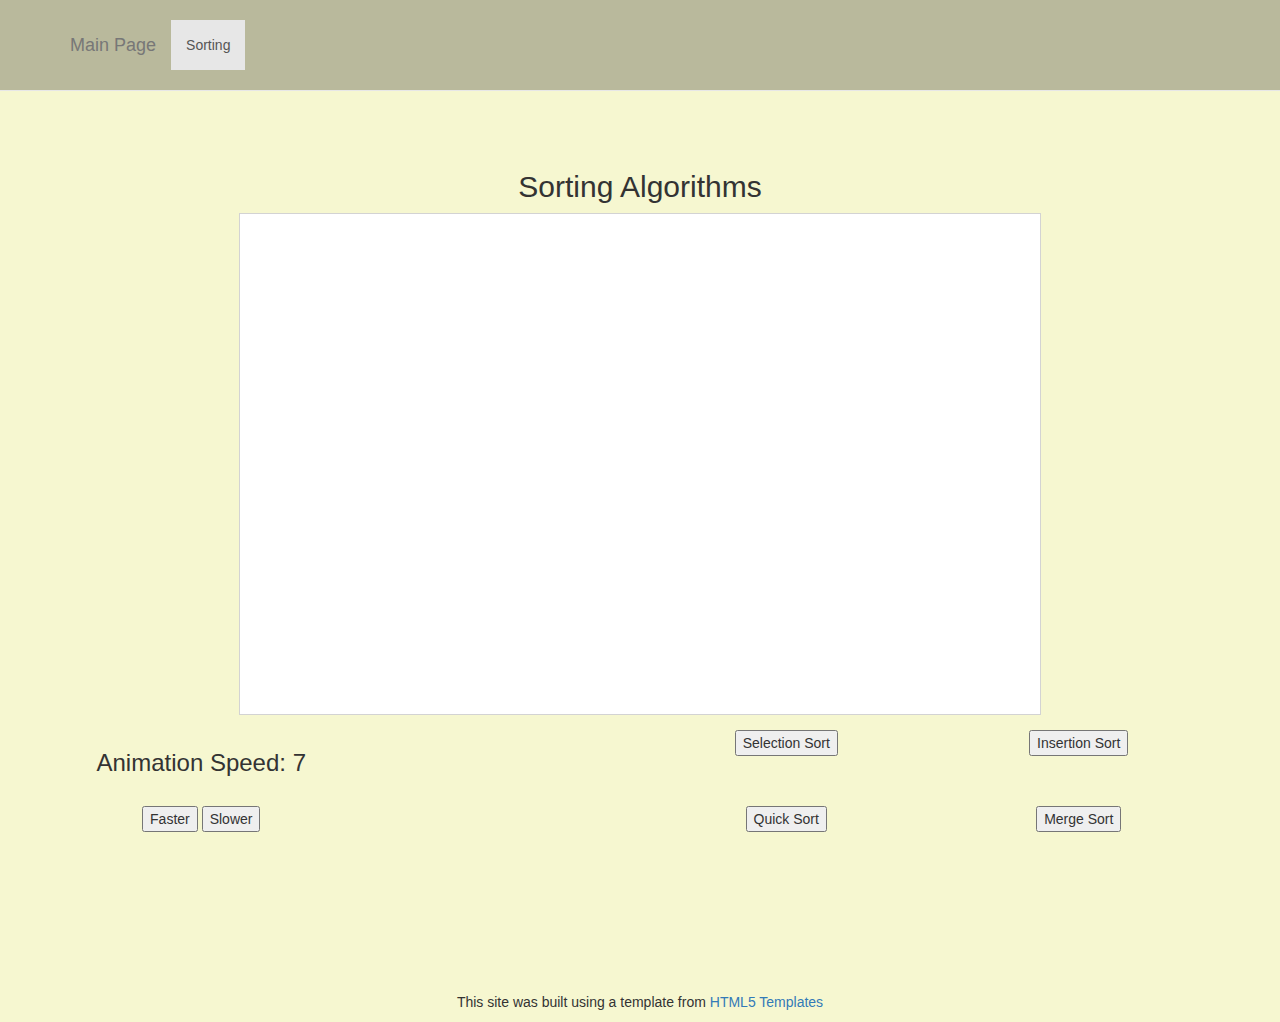
<file: algorithms.html>
<!doctype html>
<html lang="en" class="no-js">

<head>
    <meta charset="utf-8">
    <meta http-equiv="x-ua-compatible" content="ie=edge">
    <meta name="viewport" content="width=device-width, initial-scale=1">
    <link rel="canonical" href="https://html5-templates.com/" />
    <title>Robin Claesson - Algorithms</title>
    <meta name="description" content="Robin Claesson E-portfolio">
    <link href="css/bootstrap.min.css" rel="stylesheet">
    <link href="css/sticky-menu.css" rel="stylesheet">
    <link href="css/split.css" rel="stylesheet">
    <link href="css/canvas.css" rel="stylesheet">
</head>

<body id="page-top" data-spy="scroll" data-target=".navbar-fixed-top">
    <nav class="navbar navbar-default navbar-fixed-top" role="navigation">
        <div class="container">
            <div class="navbar-header page-scroll">
                <button type="button" class="navbar-toggle" data-toggle="collapse" data-target=".navbar-ex1-collapse">
                    <span class="sr-only">Toggle menu</span>
                    <span class="icon-bar"></span>
                    <span class="icon-bar"></span>
                    <span class="icon-bar"></span>
                </button>
                <a class="navbar-brand page-scroll" href="https://robinclaesson.github.io/">Main Page</a>
            </div>

            <div class="collapse navbar-collapse navbar-ex1-collapse">
                <ul class="nav navbar-nav">
                    <li class="hidden">
                        <a class="page-scroll" href="#page-top"></a>
                    </li>
                    <li>
                        <a class="page-scroll" href="#sorting">Sorting</a>
                    </li>
                    <!-- <li>
                        <a class="page-scroll" href="#path">Pathfinding</a>
                    </li> -->
                </ul>
            </div> <!-- .navbar-collapse -->
        </div> <!-- .container -->
    </nav>

    <!-- Sorting algorithms -->
    <section id="sorting" class="first-section">
        <div class="container">
            <h2>Sorting Algorithms</h2>
            <canvas id="sorting-canvas" width="800" height="500" class="canvas-program"></canvas>

            <div class="row">
                <div class="column4">
                    <h3 id="sorting-speed" >Animation Speed: 7</h3>
                </div>
                <div class="column4">
                </div>
                <div class="column4">
                    <button type="button" id="button-selection" onclick="selectionSort()">Selection Sort</button>

                </div>

                <div class="column4">
                    <button type="button" id="button-insertion" onclick="insertionSort()">Insertion Sort</button>

                </div>
            </div>

            <div class="row">
                <div class="column4">
                    <button type="button" id="button-sorting-faster" onclick="sortingSpeedUp()">Faster</button>
                    <button type="button" id="button-sorting-slower" onclick="sortingSpeedDown()">Slower</button>
                </div>
                <div class="column4">

                </div>
                <div class="column4">
                    <button type="button" id="button-quick" onclick="quickSort()">Quick Sort</button>
                </div>

                <div class="column4">
                    <button type="button" id="button-merge" onclick="mergeSort()">Merge Sort</button>
                </div>
            </div>
        </div>
    </section>

    <!-- Path finding -->
    <!-- <section id="path" class="second-section">
        <div class="container">
            <div class="row">
                <h1>Pathfinding Algorithms</h1>
                <p></p>
            </div>
        </div>
    </section> -->

    <!-- Built with-->
    <section id="builtwith" class="first-section">
        <div class="container">
            <div class="row">
                <p>This site was built using a template from <a href="https://html5-templates.com/" target="_blank"
                        rel="nofollow">HTML5 Templates</a></p>
            </div>
        </div>
    </section>

    <a id="back2Top" title="Back to top" href="#">&#10148;</a>

    <!-- jQuery -->
    <script src="js/jquery.js"></script>

    <!-- Bootstrap Core JavaScript -->
    <script src="js/bootstrap.min.js"></script>

    <!-- Scrolling Nav JavaScript -->
    <script src="js/jquery.easing.min.js"></script>
    <script src="js/sticky-menu.js"></script>

    <!-- Sorting Algorithm-->
    <script src="js/algorithms/sorting.js"></script>


</body>

</html>
</file>
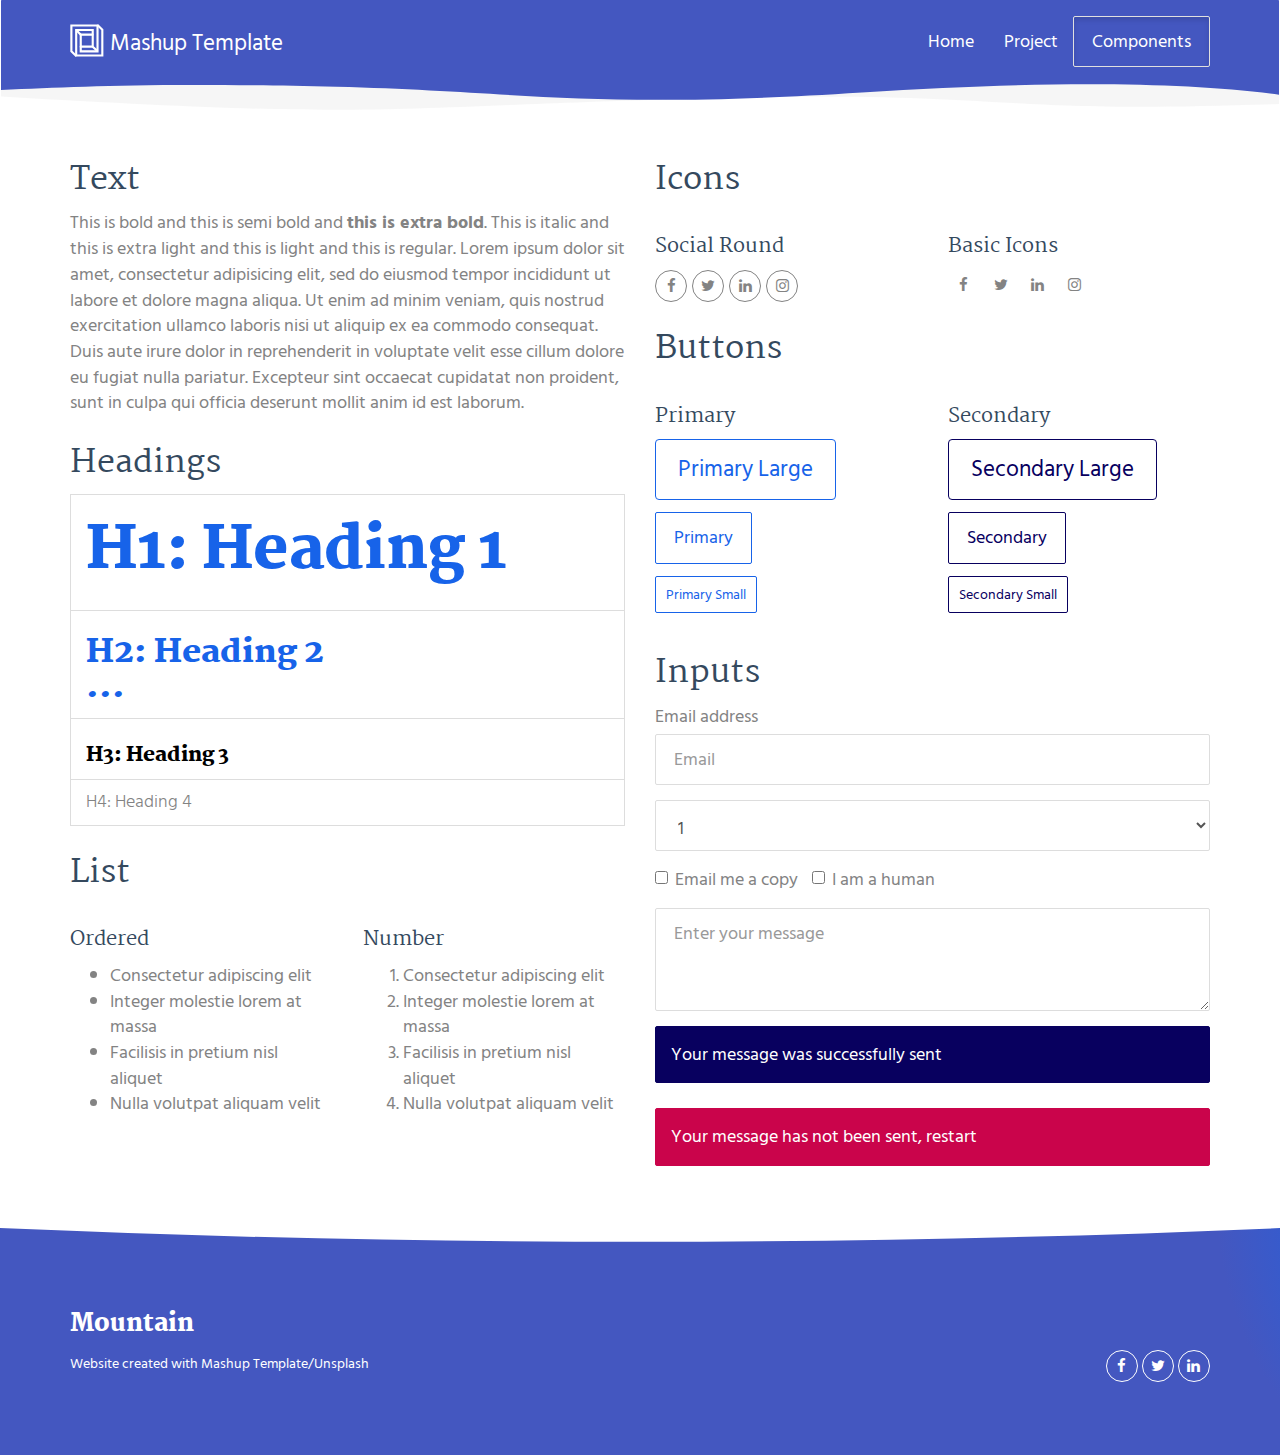
<file: components.html>
<!DOCTYPE html>
<html lang="en">

<head>
  <meta charset="UTF-8">
  <meta content="IE=edge" http-equiv="X-UA-Compatible">
  <meta content="width=device-width,initial-scale=1" name="viewport">
  <meta content="description" name="description">
  <meta name="google" content="notranslate" />
  <meta content="Mashup templates have been developped by Orson.io team" name="author">

  <!-- Disable tap highlight on IE -->
  <meta name="msapplication-tap-highlight" content="no">
  
  
  <link rel="apple-touch-icon" sizes="180x180" href="./assets/apple-icon-180x180.png">
  <link href="./assets/favicon.ico" rel="icon">

  <link href="" rel="stylesheet">


  <title>Title page</title>

<link href="./main.550dcf66.css" rel="stylesheet"></head>

<body> <!-- Add your content of header -->
<header>
  <nav class="navbar navbar-default active">
    <div class="container">
      <div class="navbar-header">
        <button type="button" class="navbar-toggle collapsed" data-toggle="collapse" data-target="#navbar-collapse" aria-expanded="false">
          <span class="sr-only">Toggle navigation</span>
          <span class="icon-bar"></span>
          <span class="icon-bar"></span>
          <span class="icon-bar"></span>
        </button>
        <a class="navbar-brand" href="./index.html" title="">
          <img src="./assets/images/mashup-icon.svg" class="navbar-logo-img" alt="">
          Mashup Template
        </a>
      </div>

      <div class="collapse navbar-collapse" id="navbar-collapse">
        <ul class="nav navbar-nav navbar-right">
          <li><a href="./index.html" title="">Home</a></li>
          <li><a href="./project.html" title="">Project</a></li>
          <li>
            <p>
              <a href="./components.html" class="btn btn-default navbar-btn" title="">Components</a>
            </p>
          </li>

        </ul>
      </div> 
    </div>
  </nav>
</header>

<!-- Add your site or app content here -->
  <div class="container">
    <div class="row">
      <div class="col-xs-12 col-md-6">

        <div class="template-example">
          <h2 class="template-title-example">Text</h2>
          <p>This is bold and this is semi bold and <b>this is extra bold</b>. This is italic and this is extra light and this is light
          and this is regular. Lorem ipsum dolor sit amet, consectetur adipisicing elit, sed do eiusmod
          tempor incididunt ut labore et dolore magna aliqua. Ut enim ad minim veniam,
          quis nostrud exercitation ullamco laboris nisi ut aliquip ex ea commodo
          consequat. Duis aute irure dolor in reprehenderit in voluptate velit esse
          cillum dolore eu fugiat nulla pariatur. Excepteur sint occaecat cupidatat non
          proident, sunt in culpa qui officia deserunt mollit anim id est laborum.
          </p>
        </div>

        <div class="template-example">
          <h2 class="template-title-example">Headings</h2>
          
          <table class="table table-bordered">
            <tr><td><h1>H1: Heading 1</h1></td></tr>
            <tr><td><h2>H2: Heading 2</h2></td></tr>
            <tr><td><h3>H3: Heading 3</h3></td></tr>
            <tr><td><h4>H4: Heading 4</h4></td></tr>
          </table>
        </div>

        <div class="template-example">
          <h2 class="template-title-example">List</h2>
          <div class="row">
            <div class="col-md-6">
              <h3 class="template-title-example">Ordered</h3>
              <ul>
                <li>Consectetur adipiscing elit</li>
                <li>Integer molestie lorem at massa</li>
                <li>Facilisis in pretium nisl aliquet</li>
                <li>Nulla volutpat aliquam velit</li>
              </ul>
            </div>
            <div class="col-md-6">
              <h3 class="template-title-example">Number</h3>
              <ol>
                <li>Consectetur adipiscing elit</li>
                <li>Integer molestie lorem at massa</li>
                <li>Facilisis in pretium nisl aliquet</li>
                <li>Nulla volutpat aliquam velit</li>
              </ol>
            </div>
          </div>
        </div>

        
      </div>

      <div class="col-xs-12 col-md-6">
        <div class="template-example">
          <h2 class="template-title-example">Icons</h2>
          
          <div class="row">
            <div class="col-md-6">
              <h3 class="template-title-example">Social Round</h2>
              <ul class="list-icons">
                <li>
                  <a href="" class="social-round-icon fa-icon">
                    <i class="fa fa-facebook"></i>
                  </a>
                </li>
                <li>
                  <a href="" class="social-round-icon fa-icon">
                    <i class="fa fa-twitter"></i>
                  </a>
                </li>
                <li>
                  <a href="" class="social-round-icon fa-icon">
                    <i class="fa fa-linkedin"></i>
                  </a>
                </li>
                <li>
                  <a href="" class="social-round-icon fa-icon">
                    <i class="fa fa-instagram"></i>
                  </a>
                </li>
              </ul>
            </div>
            <div class="col-md-6">
               <h3 class="template-title-example">Basic Icons</h2>
                <ul class="list-icons">
                  <li>
                    <span class="fa-icon">
                      <i class="fa fa-facebook"></i>
                    </span>
                  </li>
                  <li>
                    <span class="fa-icon">
                      <i class="fa fa-twitter"></i>
                    </span>
                  </li>
                  <li>
                    <span class="fa-icon">
                      <i class="fa fa-linkedin"></i>
                    </span>
                  </li>
                  <li>
                    <span class="fa-icon">
                      <i class="fa fa-instagram"></i>
                    </span>
                  </li>
                </ul>
            </div>

          </div>


          


        </div>

        <div class="template-example">
          <h2 class="template-title-example">Buttons</h2>
          <div class="row">
            <div class="col-md-6">
              <h3 class="template-title-example">Primary</h2>
              <div class="row">
                  <div class="col-md-6">
                  <p><a href="" class="btn btn-primary btn-lg">Primary Large</a></p>
                  <p><a href="" class="btn btn-primary">Primary </a></p>
                  <p><a href="" class="btn btn-primary btn-sm">Primary Small</a></p>
                </div>
              </div>

            </div>

            <div class="col-md-6">
              <h3 class="template-title-example">Secondary</h2>
              <div class="row">
                  <div class="col-md-6">
                  <p><a href="" class="btn btn-info btn-lg">Secondary Large</a></p>
                  <p><a href="" class="btn btn-info">Secondary </a></p>
                  <p><a href="" class="btn btn-info btn-sm">Secondary Small</a></p>
                </div>
              </div>
            </div>
          </div>
        </div>
        
        <div class="template-example">
          <h2 class="template-title-example">Inputs</h2>

            <div class="form-group">
              <label for="exampleInputEmail1">Email address</label>
              <input type="email" class="form-control" id="exampleInputEmail1" placeholder="Email">
            </div>

            <div class="form-group">
              <select class="form-control">
                <option>1</option>
                <option>2</option>
                <option>3</option>
                <option>4</option>
                <option>5</option>
              </select>
            </div>

            <div class="form-group">
              <label class="checkbox-inline">
                <input 
                type="checkbox" id="inlineCheckbox1" value="option1"> Email me a copy
              </label>
              <label class="checkbox-inline">
                <input type="checkbox" id="inlineCheckbox2" value="option2"> I am a human
              </label>
            </div>

            <div class="form-group">
              <textarea class="form-control" rows="3" placeholder="Enter your message"></textarea>
            </div>
            
            <div class="alert alert-success" role="alert">Your message was successfully sent</div>
            <div class="alert alert-danger" role="alert">Your message has not been sent, restart</div>
        </div>




      </div>
    </div>
  </div>

<footer class="footer-container white-text-container">
  <div class="container">
    <div class="row">

     
      <div class="col-xs-12">
        <h3>Mountain</h3>

        <div class="row">
          <div class="col-xs-12 col-sm-7">
            <p><small>Website created with <a href="http://www.mashup-template.com/" title="Create website with free html template">Mashup Template</a>/<a href="https://www.unsplash.com/" title="Beautiful Free Images">Unsplash</a></small>
            </p>
          </div>
          <div class="col-xs-12 col-sm-5">
            <p class="text-right">
              <a href="https://facebook.com/" class="social-round-icon white-round-icon fa-icon" title="">
                <i class="fa fa-facebook" aria-hidden="true"></i>
              </a>
              <a href="https://twitter.com/" class="social-round-icon white-round-icon fa-icon" title="">
                <i class="fa fa-twitter" aria-hidden="true"></i>
              </a>
              <a href="https://www.linkedin.com/" class="social-round-icon white-round-icon fa-icon" title="">
                <i class="fa fa-linkedin" aria-hidden="true"></i>
              </a>
            </p>
          </div>
        </div>
        
        
      </div>
    </div>
  </div>
</footer>

<script>
  document.addEventListener("DOMContentLoaded", function (event) {
    navActivePage();
    scrollRevelation('.reveal');
  });
</script>

<!-- Google Analytics: change UA-XXXXX-X to be your site's ID 

<script>
  (function (i, s, o, g, r, a, m) {
    i['GoogleAnalyticsObject'] = r; i[r] = i[r] || function () {
      (i[r].q = i[r].q || []).push(arguments)
    }, i[r].l = 1 * new Date(); a = s.createElement(o),
      m = s.getElementsByTagName(o)[0]; a.async = 1; a.src = g; m.parentNode.insertBefore(a, m)
  })(window, document, 'script', '//www.google-analytics.com/analytics.js', 'ga');
  ga('create', 'UA-XXXXX-X', 'auto');
  ga('send', 'pageview');
</script>

--> <script type="text/javascript" src="./main.0cf8b554.js"></script></body>

</html>
</file>
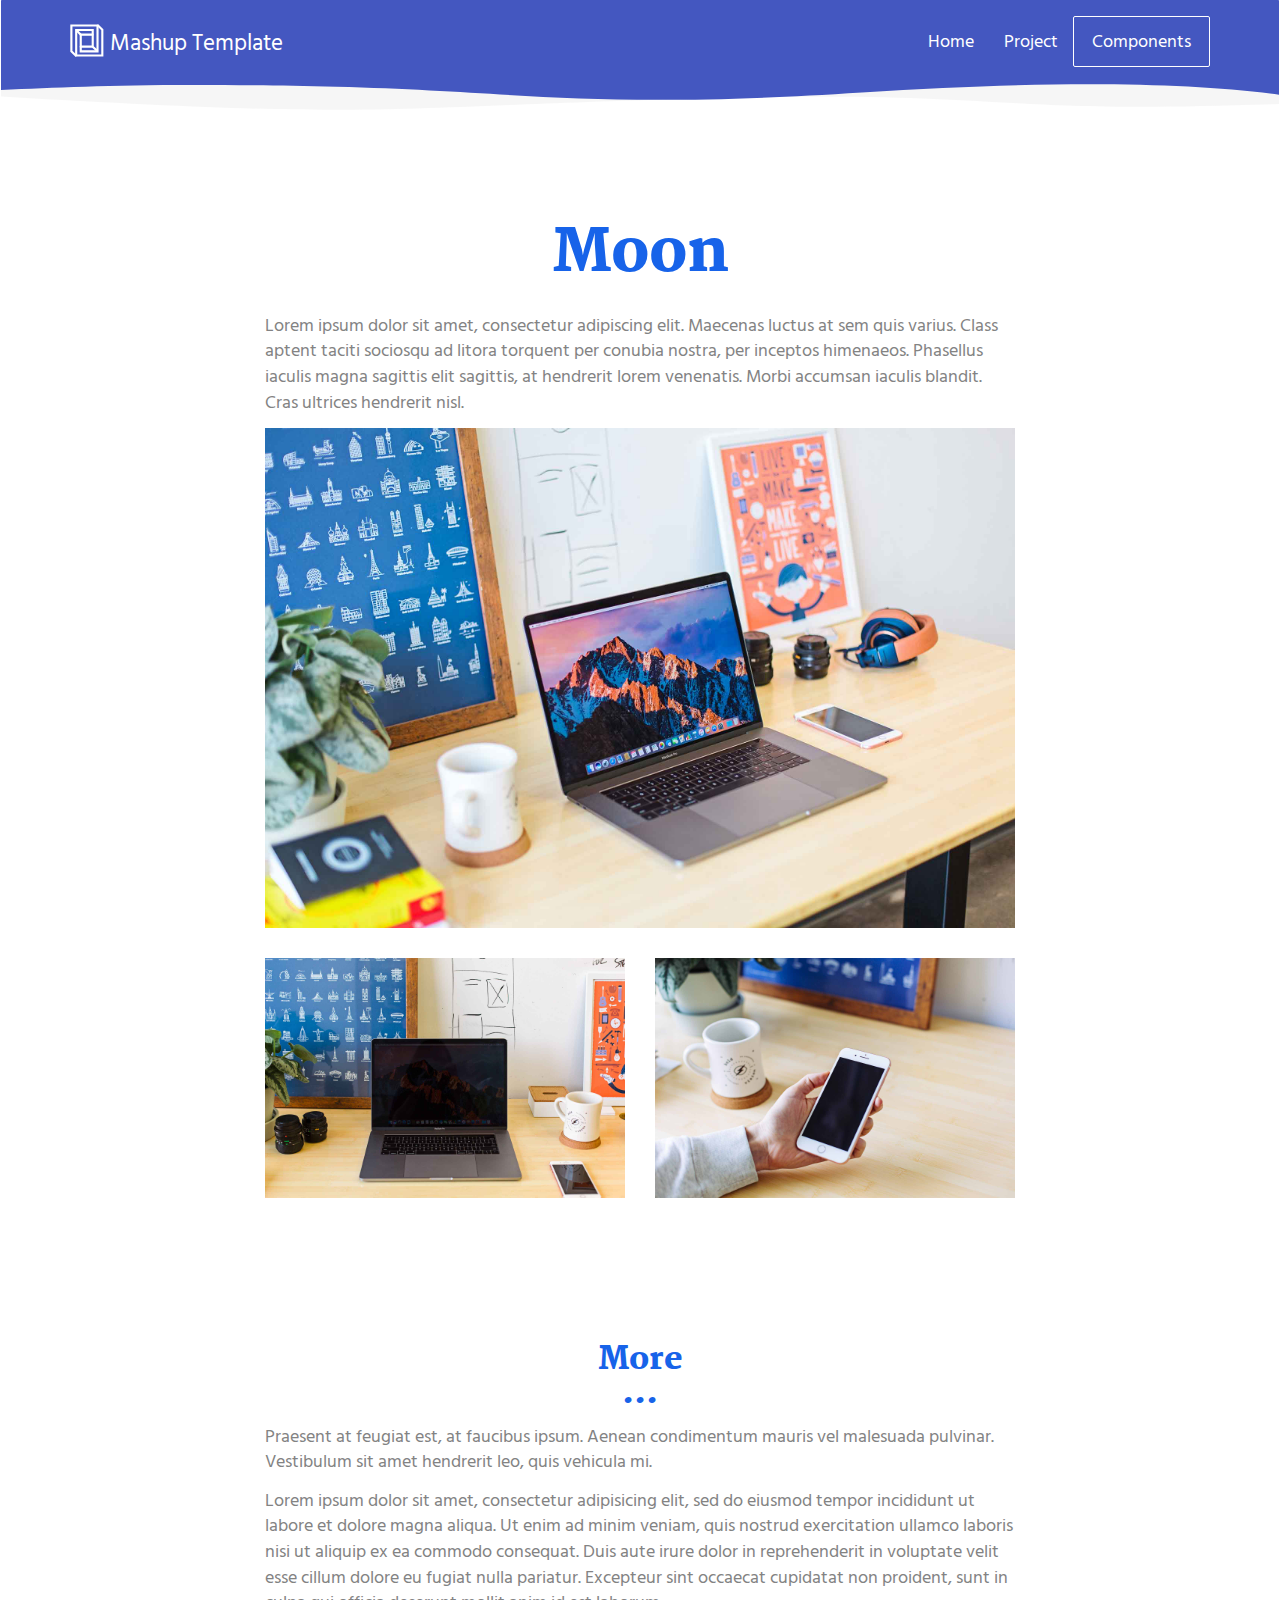
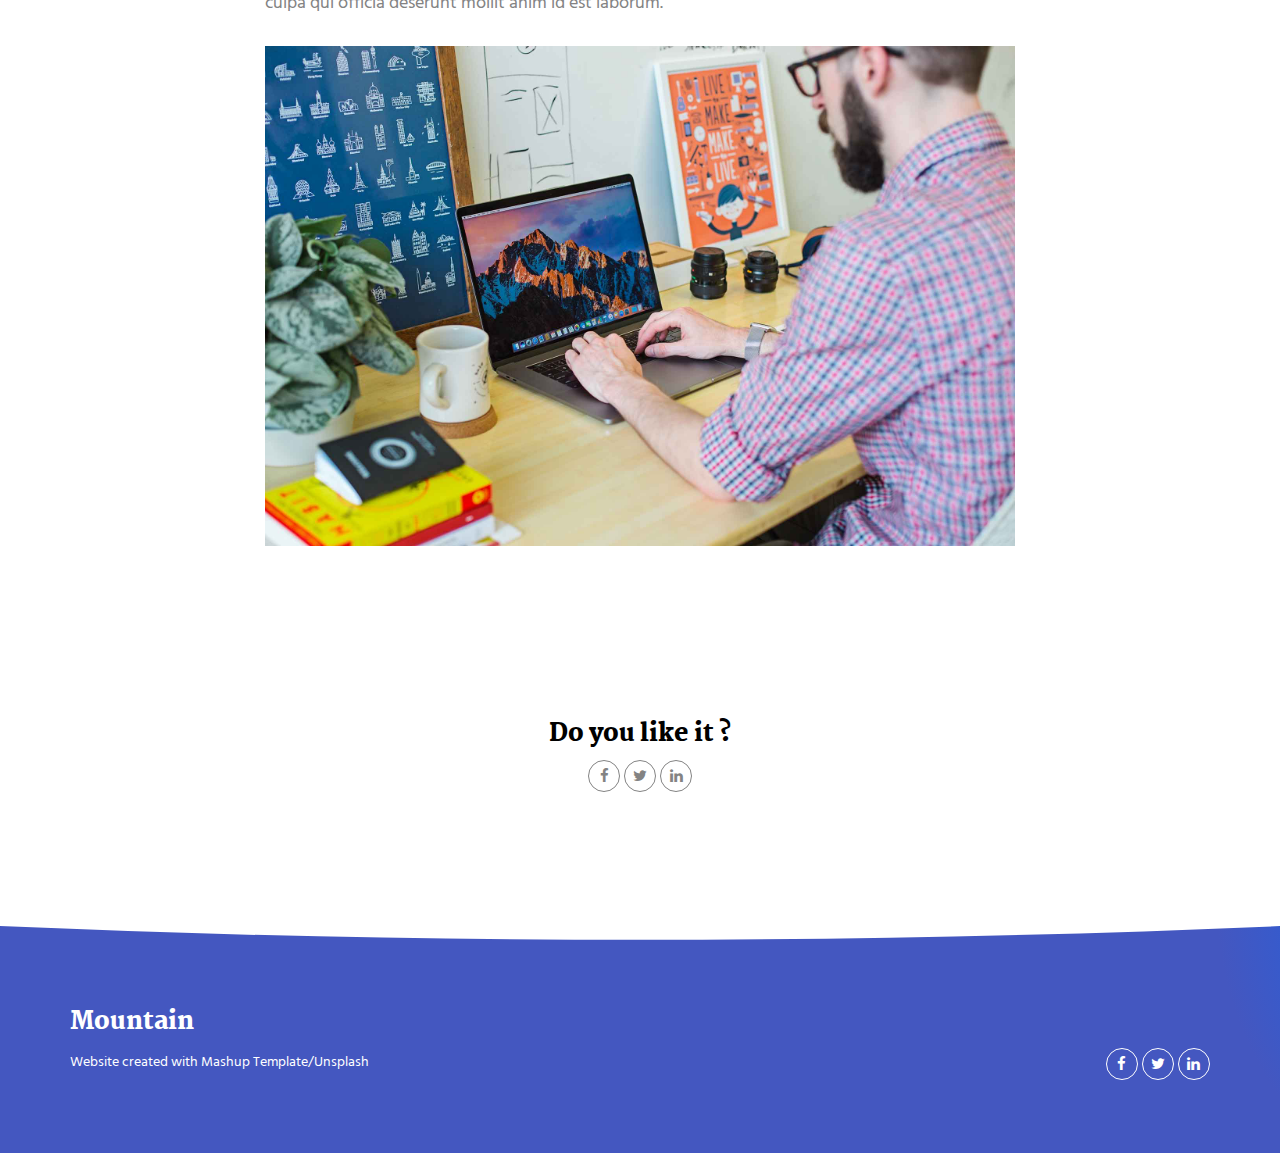
<file: project.html>
<!DOCTYPE html>
<html lang="en">

<head>
  <meta charset="UTF-8">
  <meta content="IE=edge" http-equiv="X-UA-Compatible">
  <meta content="width=device-width,initial-scale=1" name="viewport">
  <meta content="description" name="description">
  <meta name="google" content="notranslate" />
  <meta content="Mashup templates have been developped by Orson.io team" name="author">

  <!-- Disable tap highlight on IE -->
  <meta name="msapplication-tap-highlight" content="no">
  
  
  <link rel="apple-touch-icon" sizes="180x180" href="./assets/apple-icon-180x180.png">
  <link href="./assets/favicon.ico" rel="icon">

  <link href="" rel="stylesheet">


  <title>Title page</title>

<link href="./main.550dcf66.css" rel="stylesheet"></head>

<body> <!-- Add your content of header -->
<header>
  <nav class="navbar navbar-default active">
    <div class="container">
      <div class="navbar-header">
        <button type="button" class="navbar-toggle collapsed" data-toggle="collapse" data-target="#navbar-collapse" aria-expanded="false">
          <span class="sr-only">Toggle navigation</span>
          <span class="icon-bar"></span>
          <span class="icon-bar"></span>
          <span class="icon-bar"></span>
        </button>
        <a class="navbar-brand" href="./index.html" title="">
          <img src="./assets/images/mashup-icon.svg" class="navbar-logo-img" alt="">
          Mashup Template
        </a>
      </div>

      <div class="collapse navbar-collapse" id="navbar-collapse">
        <ul class="nav navbar-nav navbar-right">
          <li><a href="./index.html" title="">Home</a></li>
          <li><a href="./project.html" title="">Project</a></li>
          <li>
            <p>
              <a href="./components.html" class="btn btn-default navbar-btn" title="">Components</a>
            </p>
          </li>

        </ul>
      </div> 
    </div>
  </nav>
</header>

<div class="section-container">
    <div class="container">
      <div class="row">
        <div class="col-xs-12 col-md-8 col-md-offset-2">
          <h1 class="text-center">Moon</h1>
          <p>Lorem ipsum dolor sit amet, consectetur adipiscing elit. Maecenas luctus at sem quis varius. 
          Class aptent taciti sociosqu ad litora torquent per conubia nostra, per inceptos himenaeos. Phasellus iaculis magna sagittis elit sagittis, at hendrerit lorem venenatis. Morbi accumsan iaculis blandit. Cras ultrices hendrerit nisl.</p>
          
          <div class="section-container-spacer">
            <img src="./assets/images/img-06.jpg" alt="" class="img-responsive reveal-content" data-action="zoom">
          </div>

          <div class="row">
            <div class="col-xs-6">
              <img src="./assets/images/img-04.jpg" alt="" class="img-responsive reveal-content" data-action="zoom">
            </div>
            <div class="col-xs-6">
              <img src="./assets/images/img-07.jpg" alt="" class="img-responsive reveal-content" data-action="zoom">
            </div>
          </div>
       </div>
      </div>
    </div>
  </div>

  <div class="section-container">
    <div class="container">
      <div class="row section-container-spacer">
        <div class="col-xs-12 col-md-8 col-md-offset-2">
          <h2 class="text-center">More</h2>
          <div class="section-container-spacer">
            <p>Praesent at feugiat est, at faucibus ipsum. Aenean condimentum mauris vel malesuada pulvinar. Vestibulum sit amet hendrerit leo, quis vehicula mi.</p>
            <p>Lorem ipsum dolor sit amet, consectetur adipisicing elit, sed do eiusmod
            tempor incididunt ut labore et dolore magna aliqua. Ut enim ad minim veniam,
            quis nostrud exercitation ullamco laboris nisi ut aliquip ex ea commodo
            consequat. Duis aute irure dolor in reprehenderit in voluptate velit esse
            cillum dolore eu fugiat nulla pariatur. Excepteur sint occaecat cupidatat non
            proident, sunt in culpa qui officia deserunt mollit anim id est laborum.</p>
          </div>  
          <img src="./assets/images/img-05.jpg" alt="" class="img-responsive reveal-content" data-action="zoom">
        </div>  
      </div>
    </div>
  </div>

  <div class="section-container">
    <div class="container text-center">
      <div class="row section-container-spacer">
        <div class="col-xs-12 col-md-12">
          
          <h3>Do you like it ?</h3>
          <p>
            <a href="https://facebook.com/" class="social-round-icon fa-icon" title="">
              <i class="fa fa-facebook" aria-hidden="true"></i>
            </a>
            <a href="https://twitter.com/" class="social-round-icon fa-icon" title="">
              <i class="fa fa-twitter" aria-hidden="true"></i>
            </a>
            <a href="https://www.linkedin.com/" class="social-round-icon fa-icon" title="">
              <i class="fa fa-linkedin" aria-hidden="true"></i>
            </a>
          </p>
        </div>  
      </div>
    
    </div>
  </div>

<footer class="footer-container white-text-container">
  <div class="container">
    <div class="row">

     
      <div class="col-xs-12">
        <h3>Mountain</h3>

        <div class="row">
          <div class="col-xs-12 col-sm-7">
            <p><small>Website created with <a href="http://www.mashup-template.com/" title="Create website with free html template">Mashup Template</a>/<a href="https://www.unsplash.com/" title="Beautiful Free Images">Unsplash</a></small>
            </p>
          </div>
          <div class="col-xs-12 col-sm-5">
            <p class="text-right">
              <a href="https://facebook.com/" class="social-round-icon white-round-icon fa-icon" title="">
                <i class="fa fa-facebook" aria-hidden="true"></i>
              </a>
              <a href="https://twitter.com/" class="social-round-icon white-round-icon fa-icon" title="">
                <i class="fa fa-twitter" aria-hidden="true"></i>
              </a>
              <a href="https://www.linkedin.com/" class="social-round-icon white-round-icon fa-icon" title="">
                <i class="fa fa-linkedin" aria-hidden="true"></i>
              </a>
            </p>
          </div>
        </div>
        
        
      </div>
    </div>
  </div>
</footer>

<script>
  document.addEventListener("DOMContentLoaded", function (event) {
    navActivePage();
    scrollRevelation('.reveal');
  });
</script>

<!-- Google Analytics: change UA-XXXXX-X to be your site's ID 

<script>
  (function (i, s, o, g, r, a, m) {
    i['GoogleAnalyticsObject'] = r; i[r] = i[r] || function () {
      (i[r].q = i[r].q || []).push(arguments)
    }, i[r].l = 1 * new Date(); a = s.createElement(o),
      m = s.getElementsByTagName(o)[0]; a.async = 1; a.src = g; m.parentNode.insertBefore(a, m)
  })(window, document, 'script', '//www.google-analytics.com/analytics.js', 'ga');
  ga('create', 'UA-XXXXX-X', 'auto');
  ga('send', 'pageview');
</script>

--> <script type="text/javascript" src="./main.0cf8b554.js"></script></body>

</html>
</file>
<file: css/sticky-menu.css>
body {
    width: 100%;
    height: 100%;
}
html {
    width: 100%;
    height: 100%;
}
@media(min-width:767px) {
    .navbar {
        padding: 20px 0;
        -webkit-transition: background .5s ease-in-out,padding .5s ease-in-out;
        -moz-transition: background .5s ease-in-out,padding .5s ease-in-out;
        transition: background .5s ease-in-out,padding .5s ease-in-out;
    }
    .top-nav-collapse {
        padding: 0;
    }
}
#back2Top {
    width: 40px;
    line-height: 40px;
    overflow: hidden;
    z-index: 999;
    display: none;
    cursor: pointer;
    -moz-transform: rotate(270deg);
    -webkit-transform: rotate(270deg);
    -o-transform: rotate(270deg);
    -ms-transform: rotate(270deg);
    transform: rotate(270deg);
    position: fixed;
    bottom: 50px;
    right: 0;
    background-color: #B9B99C;
    color: #337AB7;
    text-align: center;
    font-size: 30px;
    text-decoration: none;
}
#back2Top:hover {
    background-color: #337AB7;
    color: #B9B99C;
}
.first-section {
    padding-top: 150px;
    text-align: center;
    background: #F6F7D0;
}
.second-section {
    padding-top: 150px;
    text-align: center;
    background: #D7D8B6;
}

.first-section-last {
    height: 75%;
    padding-top: 150px;
    text-align: center;
    background: #F6F7D0;
}
.second-section-last {
    height: 75%;
    padding-top: 150px;
    text-align: center;
    background: #D7D8B6;
}

.navbar-default .navbar-nav > li > a:hover {
	color: #333;
	background-color: #F0F0F0;
}
.navbar-default {
    background-color: #B9B99C;
    border-color: #e7e7e7;
}
.navbar-default .navbar-nav > li > a {
    color: #000;
}
</file>
<file: css/split.css>
* {
    box-sizing: border-box;
  }
  
  /* Create n equal columns that floats next to each other */
  .column2 {
    float: left;
    width: 50%;
    padding: 10px;
  }

  .column3 {
    float: left;
    width: 33.3%;
    padding: 10px;
  }

  .column4 {
    float: left;
    width: 25%;
    padding: 10px;
  }
  
  /* Clear floats after the columns */
  .row:after {
    content: "";
    display: table;
    clear: both;
  }
</file>
<file: css/canvas.css>
.canvas-program{
    background-color: white;
    border:1px solid #d3d3d3;
}
</file>
<file: main.550dcf66.css>
@import url(https://fonts.googleapis.com/css?family=Hind+Siliguri:300,600|Martel:400,900);@import url(https://maxcdn.bootstrapcdn.com/font-awesome/4.7.0/css/font-awesome.min.css);/*!
 * Bootstrap v3.3.7 (http://getbootstrap.com)
 * Copyright 2011-2016 Twitter, Inc.
 * Licensed under MIT (https://github.com/twbs/bootstrap/blob/master/LICENSE)
 */
/*! normalize.css v3.0.3 | MIT License | github.com/necolas/normalize.css */html{font-family:sans-serif;-ms-text-size-adjust:100%;-webkit-text-size-adjust:100%}body{margin:0}article,aside,details,figcaption,figure,footer,header,hgroup,main,menu,nav,section,summary{display:block}audio,canvas,progress,video{display:inline-block;vertical-align:baseline}audio:not([controls]){display:none;height:0}[hidden],template{display:none}a{background-color:transparent}a:active,a:hover{outline:0}abbr[title]{border-bottom:1px dotted}b,strong{font-weight:700}dfn{font-style:italic}h1{font-size:2em;margin:.67em 0}mark{background:#ff0;color:#000}small{font-size:80%}sub,sup{font-size:75%;line-height:0;position:relative;vertical-align:baseline}sup{top:-.5em}sub{bottom:-.25em}img{border:0}svg:not(:root){overflow:hidden}figure{margin:1em 40px}hr{box-sizing:content-box;height:0}pre{overflow:auto}code,kbd,pre,samp{font-family:monospace,monospace;font-size:1em}button,input,optgroup,select,textarea{color:inherit;font:inherit;margin:0}button{overflow:visible}button,select{text-transform:none}button,html input[type=button],input[type=reset],input[type=submit]{-webkit-appearance:button;cursor:pointer}button[disabled],html input[disabled]{cursor:default}button::-moz-focus-inner,input::-moz-focus-inner{border:0;padding:0}input{line-height:normal}input[type=checkbox],input[type=radio]{box-sizing:border-box;padding:0}input[type=number]::-webkit-inner-spin-button,input[type=number]::-webkit-outer-spin-button{height:auto}input[type=search]{-webkit-appearance:textfield;box-sizing:content-box}input[type=search]::-webkit-search-cancel-button,input[type=search]::-webkit-search-decoration{-webkit-appearance:none}fieldset{border:1px solid silver;margin:0 2px;padding:.35em .625em .75em}textarea{overflow:auto}optgroup{font-weight:700}table{border-collapse:collapse;border-spacing:0}td,th{padding:0}

/*! Source: https://github.com/h5bp/html5-boilerplate/blob/master/src/css/main.css */@media print{*,:after,:before{background:transparent!important;color:#000!important;box-shadow:none!important;text-shadow:none!important}a,a:visited{text-decoration:underline}a[href]:after{content:" (" attr(href) ")"}abbr[title]:after{content:" (" attr(title) ")"}a[href^="#"]:after,a[href^="javascript:"]:after{content:""}blockquote,pre{border:1px solid #999;page-break-inside:avoid}thead{display:table-header-group}img,tr{page-break-inside:avoid}img{max-width:100%!important}h2,h3,p{orphans:3;widows:3}h2,h3{page-break-after:avoid}.navbar{display:none}.btn>.caret,.dropup>.btn>.caret{border-top-color:#000!important}.label{border:1px solid #000}.table{border-collapse:collapse!important}.table td,.table th{background-color:#fff!important}.table-bordered td,.table-bordered th{border:1px solid #ddd!important}}*,:after,:before{-webkit-box-sizing:border-box;-moz-box-sizing:border-box;box-sizing:border-box}html{font-size:10px;-webkit-tap-highlight-color:transparent}body{font-family:Hind Siliguri,Helvetica,Arial,sans-serif;font-size:18px;line-height:1.42857;color:#838383;background-color:#fff}button,input,select,textarea{font-family:inherit;font-size:inherit;line-height:inherit}a{color:#1763e9;text-decoration:none}a:focus,a:hover{color:#1045a4;text-decoration:underline}a:focus{outline:5px auto -webkit-focus-ring-color;outline-offset:-2px}figure{margin:0}img{vertical-align:middle}.img-responsive{display:block;max-width:100%;height:auto}.img-rounded{border-radius:4px}.img-thumbnail{padding:4px;line-height:1.42857;background-color:#fff;border:1px solid #ddd;border-radius:2px;-webkit-transition:all .2s ease-in-out;-o-transition:all .2s ease-in-out;transition:all .2s ease-in-out;display:inline-block;max-width:100%;height:auto}.img-circle{border-radius:50%}hr{margin-top:25px;margin-bottom:25px;border:0;border-top:1px solid #eee}.sr-only{position:absolute;width:1px;height:1px;margin:-1px;padding:0;overflow:hidden;clip:rect(0,0,0,0);border:0}.sr-only-focusable:active,.sr-only-focusable:focus{position:static;width:auto;height:auto;margin:0;overflow:visible;clip:auto}[role=button]{cursor:pointer}.h1,.h2,.h3,.h4,.h5,.h6,h1,h2,h3,h4,h5,h6{font-family:Martel,Times New Roman,Times,serif;font-weight:900;line-height:1.1;color:#1763e9}.h1 .small,.h1 small,.h2 .small,.h2 small,.h3 .small,.h3 small,.h4 .small,.h4 small,.h5 .small,.h5 small,.h6 .small,.h6 small,h1 .small,h1 small,h2 .small,h2 small,h3 .small,h3 small,h4 .small,h4 small,h5 .small,h5 small,h6 .small,h6 small{font-weight:400;line-height:1;color:#777}.h1,.h2,.h3,h1,h2,h3{margin-top:25px;margin-bottom:12.5px}.h1 .small,.h1 small,.h2 .small,.h2 small,.h3 .small,.h3 small,h1 .small,h1 small,h2 .small,h2 small,h3 .small,h3 small{font-size:65%}.h4,.h5,.h6,h4,h5,h6{margin-top:12.5px;margin-bottom:12.5px}.h4 .small,.h4 small,.h5 .small,.h5 small,.h6 .small,.h6 small,h4 .small,h4 small,h5 .small,h5 small,h6 .small,h6 small{font-size:75%}.h1,h1{font-size:59px}.h2,h2{font-size:31px}.h3,h3{font-size:24px}.h4,.h5,h4,h5{font-size:18px}.h6,h6{font-size:16px}p{margin:0 0 12.5px}.lead{margin-bottom:25px;font-size:20px;font-weight:300;line-height:1.4}@media (min-width:768px){.lead{font-size:27px}}.small,small{font-size:77%}.mark,mark{background-color:#fcf8e3;padding:.2em}.text-left{text-align:left}.text-right{text-align:right}.text-center{text-align:center}.text-justify{text-align:justify}.text-nowrap{white-space:nowrap}.text-lowercase{text-transform:lowercase}.initialism,.text-uppercase{text-transform:uppercase}.text-capitalize{text-transform:capitalize}.text-muted{color:#777}.text-primary{color:#1763e9}a.text-primary:focus,a.text-primary:hover{color:#124fbb}.text-success{color:#fff}a.text-success:focus,a.text-success:hover{color:#e6e6e6}.text-info{color:#31708f}a.text-info:focus,a.text-info:hover{color:#245269}.text-warning{color:#8a6d3b}a.text-warning:focus,a.text-warning:hover{color:#66512c}.text-danger{color:#fff}a.text-danger:focus,a.text-danger:hover{color:#e6e6e6}.bg-primary{color:#fff;background-color:#1763e9}a.bg-primary:focus,a.bg-primary:hover{background-color:#124fbb}.bg-success{background-color:#08005f}a.bg-success:focus,a.bg-success:hover{background-color:#04002c}.bg-info{background-color:#d9edf7}a.bg-info:focus,a.bg-info:hover{background-color:#afd9ee}.bg-warning{background-color:#fcf8e3}a.bg-warning:focus,a.bg-warning:hover{background-color:#f7ecb5}.bg-danger{background-color:#ca044b}a.bg-danger:focus,a.bg-danger:hover{background-color:#980338}.page-header{padding-bottom:11.5px;margin:50px 0 25px;border-bottom:1px solid #eee}ol,ul{margin-top:0;margin-bottom:12.5px}ol ol,ol ul,ul ol,ul ul{margin-bottom:0}.list-inline,.list-unstyled{padding-left:0;list-style:none}.list-inline{margin-left:-5px}.list-inline>li{display:inline-block;padding-left:5px;padding-right:5px}dl{margin-top:0;margin-bottom:25px}dd,dt{line-height:1.42857}dt{font-weight:700}dd{margin-left:0}.dl-horizontal dd:after,.dl-horizontal dd:before{content:" ";display:table}.dl-horizontal dd:after{clear:both}@media (min-width:768px){.dl-horizontal dt{float:left;width:160px;clear:left;text-align:right;overflow:hidden;text-overflow:ellipsis;white-space:nowrap}.dl-horizontal dd{margin-left:180px}}abbr[data-original-title],abbr[title]{cursor:help;border-bottom:1px dotted #777}.initialism{font-size:90%}blockquote{padding:12.5px 25px;margin:0 0 25px;font-size:22.5px;border-left:5px solid #eee}blockquote ol:last-child,blockquote p:last-child,blockquote ul:last-child{margin-bottom:0}blockquote .small,blockquote footer,blockquote small{display:block;font-size:80%;line-height:1.42857;color:#777}blockquote .small:before,blockquote footer:before,blockquote small:before{content:"\2014   \A0"}.blockquote-reverse,blockquote.pull-right{padding-right:15px;padding-left:0;border-right:5px solid #eee;border-left:0;text-align:right}.blockquote-reverse .small:before,.blockquote-reverse footer:before,.blockquote-reverse small:before,blockquote.pull-right .small:before,blockquote.pull-right footer:before,blockquote.pull-right small:before{content:""}.blockquote-reverse .small:after,.blockquote-reverse footer:after,.blockquote-reverse small:after,blockquote.pull-right .small:after,blockquote.pull-right footer:after,blockquote.pull-right small:after{content:"\A0   \2014"}address{margin-bottom:25px;font-style:normal;line-height:1.42857}code,kbd,pre,samp{font-family:Menlo,Monaco,Consolas,Courier New,monospace}code{color:#c7254e;background-color:#f9f2f4}code,kbd{padding:2px 4px;font-size:90%;border-radius:2px}kbd{color:#fff;background-color:#333;box-shadow:inset 0 -1px 0 rgba(0,0,0,.25)}kbd kbd{padding:0;font-size:100%;font-weight:700;box-shadow:none}pre{display:block;padding:12px;margin:0 0 12.5px;font-size:17px;line-height:1.42857;word-break:break-all;word-wrap:break-word;color:#333;background-color:#f5f5f5;border:1px solid #ccc;border-radius:2px}pre code{padding:0;font-size:inherit;color:inherit;white-space:pre-wrap;background-color:transparent;border-radius:0}.pre-scrollable{max-height:340px;overflow-y:scroll}.container{margin-right:auto;margin-left:auto;padding-left:15px;padding-right:15px}.container:after,.container:before{content:" ";display:table}.container:after{clear:both}@media (min-width:768px){.container{width:750px}}@media (min-width:992px){.container{width:970px}}@media (min-width:1200px){.container{width:1170px}}.container-fluid{margin-right:auto;margin-left:auto;padding-left:15px;padding-right:15px}.container-fluid:after,.container-fluid:before{content:" ";display:table}.container-fluid:after{clear:both}.row{margin-left:-15px;margin-right:-15px}.row:after,.row:before{content:" ";display:table}.row:after{clear:both}.col-lg-1,.col-lg-2,.col-lg-3,.col-lg-4,.col-lg-5,.col-lg-6,.col-lg-7,.col-lg-8,.col-lg-9,.col-lg-10,.col-lg-11,.col-lg-12,.col-md-1,.col-md-2,.col-md-3,.col-md-4,.col-md-5,.col-md-6,.col-md-7,.col-md-8,.col-md-9,.col-md-10,.col-md-11,.col-md-12,.col-sm-1,.col-sm-2,.col-sm-3,.col-sm-4,.col-sm-5,.col-sm-6,.col-sm-7,.col-sm-8,.col-sm-9,.col-sm-10,.col-sm-11,.col-sm-12,.col-xs-1,.col-xs-2,.col-xs-3,.col-xs-4,.col-xs-5,.col-xs-6,.col-xs-7,.col-xs-8,.col-xs-9,.col-xs-10,.col-xs-11,.col-xs-12{position:relative;min-height:1px;padding-left:15px;padding-right:15px}.col-xs-1,.col-xs-2,.col-xs-3,.col-xs-4,.col-xs-5,.col-xs-6,.col-xs-7,.col-xs-8,.col-xs-9,.col-xs-10,.col-xs-11,.col-xs-12{float:left}.col-xs-1{width:8.33333%}.col-xs-2{width:16.66667%}.col-xs-3{width:25%}.col-xs-4{width:33.33333%}.col-xs-5{width:41.66667%}.col-xs-6{width:50%}.col-xs-7{width:58.33333%}.col-xs-8{width:66.66667%}.col-xs-9{width:75%}.col-xs-10{width:83.33333%}.col-xs-11{width:91.66667%}.col-xs-12{width:100%}.col-xs-pull-0{right:auto}.col-xs-pull-1{right:8.33333%}.col-xs-pull-2{right:16.66667%}.col-xs-pull-3{right:25%}.col-xs-pull-4{right:33.33333%}.col-xs-pull-5{right:41.66667%}.col-xs-pull-6{right:50%}.col-xs-pull-7{right:58.33333%}.col-xs-pull-8{right:66.66667%}.col-xs-pull-9{right:75%}.col-xs-pull-10{right:83.33333%}.col-xs-pull-11{right:91.66667%}.col-xs-pull-12{right:100%}.col-xs-push-0{left:auto}.col-xs-push-1{left:8.33333%}.col-xs-push-2{left:16.66667%}.col-xs-push-3{left:25%}.col-xs-push-4{left:33.33333%}.col-xs-push-5{left:41.66667%}.col-xs-push-6{left:50%}.col-xs-push-7{left:58.33333%}.col-xs-push-8{left:66.66667%}.col-xs-push-9{left:75%}.col-xs-push-10{left:83.33333%}.col-xs-push-11{left:91.66667%}.col-xs-push-12{left:100%}.col-xs-offset-0{margin-left:0}.col-xs-offset-1{margin-left:8.33333%}.col-xs-offset-2{margin-left:16.66667%}.col-xs-offset-3{margin-left:25%}.col-xs-offset-4{margin-left:33.33333%}.col-xs-offset-5{margin-left:41.66667%}.col-xs-offset-6{margin-left:50%}.col-xs-offset-7{margin-left:58.33333%}.col-xs-offset-8{margin-left:66.66667%}.col-xs-offset-9{margin-left:75%}.col-xs-offset-10{margin-left:83.33333%}.col-xs-offset-11{margin-left:91.66667%}.col-xs-offset-12{margin-left:100%}@media (min-width:768px){.col-sm-1,.col-sm-2,.col-sm-3,.col-sm-4,.col-sm-5,.col-sm-6,.col-sm-7,.col-sm-8,.col-sm-9,.col-sm-10,.col-sm-11,.col-sm-12{float:left}.col-sm-1{width:8.33333%}.col-sm-2{width:16.66667%}.col-sm-3{width:25%}.col-sm-4{width:33.33333%}.col-sm-5{width:41.66667%}.col-sm-6{width:50%}.col-sm-7{width:58.33333%}.col-sm-8{width:66.66667%}.col-sm-9{width:75%}.col-sm-10{width:83.33333%}.col-sm-11{width:91.66667%}.col-sm-12{width:100%}.col-sm-pull-0{right:auto}.col-sm-pull-1{right:8.33333%}.col-sm-pull-2{right:16.66667%}.col-sm-pull-3{right:25%}.col-sm-pull-4{right:33.33333%}.col-sm-pull-5{right:41.66667%}.col-sm-pull-6{right:50%}.col-sm-pull-7{right:58.33333%}.col-sm-pull-8{right:66.66667%}.col-sm-pull-9{right:75%}.col-sm-pull-10{right:83.33333%}.col-sm-pull-11{right:91.66667%}.col-sm-pull-12{right:100%}.col-sm-push-0{left:auto}.col-sm-push-1{left:8.33333%}.col-sm-push-2{left:16.66667%}.col-sm-push-3{left:25%}.col-sm-push-4{left:33.33333%}.col-sm-push-5{left:41.66667%}.col-sm-push-6{left:50%}.col-sm-push-7{left:58.33333%}.col-sm-push-8{left:66.66667%}.col-sm-push-9{left:75%}.col-sm-push-10{left:83.33333%}.col-sm-push-11{left:91.66667%}.col-sm-push-12{left:100%}.col-sm-offset-0{margin-left:0}.col-sm-offset-1{margin-left:8.33333%}.col-sm-offset-2{margin-left:16.66667%}.col-sm-offset-3{margin-left:25%}.col-sm-offset-4{margin-left:33.33333%}.col-sm-offset-5{margin-left:41.66667%}.col-sm-offset-6{margin-left:50%}.col-sm-offset-7{margin-left:58.33333%}.col-sm-offset-8{margin-left:66.66667%}.col-sm-offset-9{margin-left:75%}.col-sm-offset-10{margin-left:83.33333%}.col-sm-offset-11{margin-left:91.66667%}.col-sm-offset-12{margin-left:100%}}@media (min-width:992px){.col-md-1,.col-md-2,.col-md-3,.col-md-4,.col-md-5,.col-md-6,.col-md-7,.col-md-8,.col-md-9,.col-md-10,.col-md-11,.col-md-12{float:left}.col-md-1{width:8.33333%}.col-md-2{width:16.66667%}.col-md-3{width:25%}.col-md-4{width:33.33333%}.col-md-5{width:41.66667%}.col-md-6{width:50%}.col-md-7{width:58.33333%}.col-md-8{width:66.66667%}.col-md-9{width:75%}.col-md-10{width:83.33333%}.col-md-11{width:91.66667%}.col-md-12{width:100%}.col-md-pull-0{right:auto}.col-md-pull-1{right:8.33333%}.col-md-pull-2{right:16.66667%}.col-md-pull-3{right:25%}.col-md-pull-4{right:33.33333%}.col-md-pull-5{right:41.66667%}.col-md-pull-6{right:50%}.col-md-pull-7{right:58.33333%}.col-md-pull-8{right:66.66667%}.col-md-pull-9{right:75%}.col-md-pull-10{right:83.33333%}.col-md-pull-11{right:91.66667%}.col-md-pull-12{right:100%}.col-md-push-0{left:auto}.col-md-push-1{left:8.33333%}.col-md-push-2{left:16.66667%}.col-md-push-3{left:25%}.col-md-push-4{left:33.33333%}.col-md-push-5{left:41.66667%}.col-md-push-6{left:50%}.col-md-push-7{left:58.33333%}.col-md-push-8{left:66.66667%}.col-md-push-9{left:75%}.col-md-push-10{left:83.33333%}.col-md-push-11{left:91.66667%}.col-md-push-12{left:100%}.col-md-offset-0{margin-left:0}.col-md-offset-1{margin-left:8.33333%}.col-md-offset-2{margin-left:16.66667%}.col-md-offset-3{margin-left:25%}.col-md-offset-4{margin-left:33.33333%}.col-md-offset-5{margin-left:41.66667%}.col-md-offset-6{margin-left:50%}.col-md-offset-7{margin-left:58.33333%}.col-md-offset-8{margin-left:66.66667%}.col-md-offset-9{margin-left:75%}.col-md-offset-10{margin-left:83.33333%}.col-md-offset-11{margin-left:91.66667%}.col-md-offset-12{margin-left:100%}}@media (min-width:1200px){.col-lg-1,.col-lg-2,.col-lg-3,.col-lg-4,.col-lg-5,.col-lg-6,.col-lg-7,.col-lg-8,.col-lg-9,.col-lg-10,.col-lg-11,.col-lg-12{float:left}.col-lg-1{width:8.33333%}.col-lg-2{width:16.66667%}.col-lg-3{width:25%}.col-lg-4{width:33.33333%}.col-lg-5{width:41.66667%}.col-lg-6{width:50%}.col-lg-7{width:58.33333%}.col-lg-8{width:66.66667%}.col-lg-9{width:75%}.col-lg-10{width:83.33333%}.col-lg-11{width:91.66667%}.col-lg-12{width:100%}.col-lg-pull-0{right:auto}.col-lg-pull-1{right:8.33333%}.col-lg-pull-2{right:16.66667%}.col-lg-pull-3{right:25%}.col-lg-pull-4{right:33.33333%}.col-lg-pull-5{right:41.66667%}.col-lg-pull-6{right:50%}.col-lg-pull-7{right:58.33333%}.col-lg-pull-8{right:66.66667%}.col-lg-pull-9{right:75%}.col-lg-pull-10{right:83.33333%}.col-lg-pull-11{right:91.66667%}.col-lg-pull-12{right:100%}.col-lg-push-0{left:auto}.col-lg-push-1{left:8.33333%}.col-lg-push-2{left:16.66667%}.col-lg-push-3{left:25%}.col-lg-push-4{left:33.33333%}.col-lg-push-5{left:41.66667%}.col-lg-push-6{left:50%}.col-lg-push-7{left:58.33333%}.col-lg-push-8{left:66.66667%}.col-lg-push-9{left:75%}.col-lg-push-10{left:83.33333%}.col-lg-push-11{left:91.66667%}.col-lg-push-12{left:100%}.col-lg-offset-0{margin-left:0}.col-lg-offset-1{margin-left:8.33333%}.col-lg-offset-2{margin-left:16.66667%}.col-lg-offset-3{margin-left:25%}.col-lg-offset-4{margin-left:33.33333%}.col-lg-offset-5{margin-left:41.66667%}.col-lg-offset-6{margin-left:50%}.col-lg-offset-7{margin-left:58.33333%}.col-lg-offset-8{margin-left:66.66667%}.col-lg-offset-9{margin-left:75%}.col-lg-offset-10{margin-left:83.33333%}.col-lg-offset-11{margin-left:91.66667%}.col-lg-offset-12{margin-left:100%}}table{background-color:transparent}caption{padding-top:8px;padding-bottom:8px;color:#777}caption,th{text-align:left}.table{width:100%;max-width:100%;margin-bottom:25px}.table>tbody>tr>td,.table>tbody>tr>th,.table>tfoot>tr>td,.table>tfoot>tr>th,.table>thead>tr>td,.table>thead>tr>th{padding:8px;line-height:1.42857;vertical-align:top;border-top:1px solid #ddd}.table>thead>tr>th{vertical-align:bottom;border-bottom:2px solid #ddd}.table>caption+thead>tr:first-child>td,.table>caption+thead>tr:first-child>th,.table>colgroup+thead>tr:first-child>td,.table>colgroup+thead>tr:first-child>th,.table>thead:first-child>tr:first-child>td,.table>thead:first-child>tr:first-child>th{border-top:0}.table>tbody+tbody{border-top:2px solid #ddd}.table .table{background-color:#fff}.table-condensed>tbody>tr>td,.table-condensed>tbody>tr>th,.table-condensed>tfoot>tr>td,.table-condensed>tfoot>tr>th,.table-condensed>thead>tr>td,.table-condensed>thead>tr>th{padding:5px}.table-bordered,.table-bordered>tbody>tr>td,.table-bordered>tbody>tr>th,.table-bordered>tfoot>tr>td,.table-bordered>tfoot>tr>th,.table-bordered>thead>tr>td,.table-bordered>thead>tr>th{border:1px solid #ddd}.table-bordered>thead>tr>td,.table-bordered>thead>tr>th{border-bottom-width:2px}.table-striped>tbody>tr:nth-of-type(odd){background-color:#f9f9f9}.table-hover>tbody>tr:hover{background-color:#f5f5f5}table col[class*=col-]{position:static;float:none;display:table-column}table td[class*=col-],table th[class*=col-]{position:static;float:none;display:table-cell}.table>tbody>tr.active>td,.table>tbody>tr.active>th,.table>tbody>tr>td.active,.table>tbody>tr>th.active,.table>tfoot>tr.active>td,.table>tfoot>tr.active>th,.table>tfoot>tr>td.active,.table>tfoot>tr>th.active,.table>thead>tr.active>td,.table>thead>tr.active>th,.table>thead>tr>td.active,.table>thead>tr>th.active{background-color:#f5f5f5}.table-hover>tbody>tr.active:hover>td,.table-hover>tbody>tr.active:hover>th,.table-hover>tbody>tr:hover>.active,.table-hover>tbody>tr>td.active:hover,.table-hover>tbody>tr>th.active:hover{background-color:#e8e8e8}.table>tbody>tr.success>td,.table>tbody>tr.success>th,.table>tbody>tr>td.success,.table>tbody>tr>th.success,.table>tfoot>tr.success>td,.table>tfoot>tr.success>th,.table>tfoot>tr>td.success,.table>tfoot>tr>th.success,.table>thead>tr.success>td,.table>thead>tr.success>th,.table>thead>tr>td.success,.table>thead>tr>th.success{background-color:#08005f}.table-hover>tbody>tr.success:hover>td,.table-hover>tbody>tr.success:hover>th,.table-hover>tbody>tr:hover>.success,.table-hover>tbody>tr>td.success:hover,.table-hover>tbody>tr>th.success:hover{background-color:#060046}.table>tbody>tr.info>td,.table>tbody>tr.info>th,.table>tbody>tr>td.info,.table>tbody>tr>th.info,.table>tfoot>tr.info>td,.table>tfoot>tr.info>th,.table>tfoot>tr>td.info,.table>tfoot>tr>th.info,.table>thead>tr.info>td,.table>thead>tr.info>th,.table>thead>tr>td.info,.table>thead>tr>th.info{background-color:#d9edf7}.table-hover>tbody>tr.info:hover>td,.table-hover>tbody>tr.info:hover>th,.table-hover>tbody>tr:hover>.info,.table-hover>tbody>tr>td.info:hover,.table-hover>tbody>tr>th.info:hover{background-color:#c4e3f3}.table>tbody>tr.warning>td,.table>tbody>tr.warning>th,.table>tbody>tr>td.warning,.table>tbody>tr>th.warning,.table>tfoot>tr.warning>td,.table>tfoot>tr.warning>th,.table>tfoot>tr>td.warning,.table>tfoot>tr>th.warning,.table>thead>tr.warning>td,.table>thead>tr.warning>th,.table>thead>tr>td.warning,.table>thead>tr>th.warning{background-color:#fcf8e3}.table-hover>tbody>tr.warning:hover>td,.table-hover>tbody>tr.warning:hover>th,.table-hover>tbody>tr:hover>.warning,.table-hover>tbody>tr>td.warning:hover,.table-hover>tbody>tr>th.warning:hover{background-color:#faf2cc}.table>tbody>tr.danger>td,.table>tbody>tr.danger>th,.table>tbody>tr>td.danger,.table>tbody>tr>th.danger,.table>tfoot>tr.danger>td,.table>tfoot>tr.danger>th,.table>tfoot>tr>td.danger,.table>tfoot>tr>th.danger,.table>thead>tr.danger>td,.table>thead>tr.danger>th,.table>thead>tr>td.danger,.table>thead>tr>th.danger{background-color:#ca044b}.table-hover>tbody>tr.danger:hover>td,.table-hover>tbody>tr.danger:hover>th,.table-hover>tbody>tr:hover>.danger,.table-hover>tbody>tr>td.danger:hover,.table-hover>tbody>tr>th.danger:hover{background-color:#b10442}.table-responsive{overflow-x:auto;min-height:.01%}@media screen and (max-width:767px){.table-responsive{width:100%;margin-bottom:18.75px;overflow-y:hidden;-ms-overflow-style:-ms-autohiding-scrollbar;border:1px solid #ddd}.table-responsive>.table{margin-bottom:0}.table-responsive>.table>tbody>tr>td,.table-responsive>.table>tbody>tr>th,.table-responsive>.table>tfoot>tr>td,.table-responsive>.table>tfoot>tr>th,.table-responsive>.table>thead>tr>td,.table-responsive>.table>thead>tr>th{white-space:nowrap}.table-responsive>.table-bordered{border:0}.table-responsive>.table-bordered>tbody>tr>td:first-child,.table-responsive>.table-bordered>tbody>tr>th:first-child,.table-responsive>.table-bordered>tfoot>tr>td:first-child,.table-responsive>.table-bordered>tfoot>tr>th:first-child,.table-responsive>.table-bordered>thead>tr>td:first-child,.table-responsive>.table-bordered>thead>tr>th:first-child{border-left:0}.table-responsive>.table-bordered>tbody>tr>td:last-child,.table-responsive>.table-bordered>tbody>tr>th:last-child,.table-responsive>.table-bordered>tfoot>tr>td:last-child,.table-responsive>.table-bordered>tfoot>tr>th:last-child,.table-responsive>.table-bordered>thead>tr>td:last-child,.table-responsive>.table-bordered>thead>tr>th:last-child{border-right:0}.table-responsive>.table-bordered>tbody>tr:last-child>td,.table-responsive>.table-bordered>tbody>tr:last-child>th,.table-responsive>.table-bordered>tfoot>tr:last-child>td,.table-responsive>.table-bordered>tfoot>tr:last-child>th{border-bottom:0}}fieldset{margin:0;min-width:0}fieldset,legend{padding:0;border:0}legend{display:block;width:100%;margin-bottom:25px;font-size:27px;line-height:inherit;color:#333;border-bottom:1px solid #e5e5e5}label{display:inline-block;max-width:100%;margin-bottom:5px;font-weight:700}input[type=search]{-webkit-box-sizing:border-box;-moz-box-sizing:border-box;box-sizing:border-box}input[type=checkbox],input[type=radio]{margin:4px 0 0;margin-top:1px\9;line-height:normal}input[type=file]{display:block}input[type=range]{display:block;width:100%}select[multiple],select[size]{height:auto}input[type=checkbox]:focus,input[type=file]:focus,input[type=radio]:focus{outline:5px auto -webkit-focus-ring-color;outline-offset:-2px}output{padding-top:13px}.form-control,output{display:block;font-size:18px;line-height:1.42857;color:#555}.form-control{width:100%;height:51px;padding:12px 18px;background-color:#fff;background-image:none;border:1px solid #ddd;border-radius:2px;-webkit-box-shadow:inset 0 1px 1px rgba(0,0,0,.075);box-shadow:inset 0 1px 1px rgba(0,0,0,.075);-webkit-transition:border-color .15s ease-in-out,box-shadow .15s ease-in-out;-o-transition:border-color ease-in-out .15s,box-shadow ease-in-out .15s;transition:border-color .15s ease-in-out,box-shadow .15s ease-in-out}.form-control:focus{border-color:#66afe9;-webkit-box-shadow:inset 0 1px 1px rgba(0,0,0,.075),0 0 8px rgba(102,175,233,.6);box-shadow:inset 0 1px 1px rgba(0,0,0,.075),0 0 8px rgba(102,175,233,.6)}.form-control::-moz-placeholder{color:#999;opacity:1}.form-control:-ms-input-placeholder{color:#999}.form-control::-webkit-input-placeholder{color:#999}.form-control::-ms-expand{border:0;background-color:transparent}.form-control[disabled],.form-control[readonly],fieldset[disabled] .form-control{background-color:#eee;opacity:1}.form-control[disabled],fieldset[disabled] .form-control{cursor:not-allowed}textarea.form-control{height:auto}input[type=search]{-webkit-appearance:none}@media screen and (-webkit-min-device-pixel-ratio:0){input[type=date].form-control,input[type=datetime-local].form-control,input[type=month].form-control,input[type=time].form-control{line-height:51px}.input-group-sm>.input-group-btn>input[type=date].btn,.input-group-sm>.input-group-btn>input[type=datetime-local].btn,.input-group-sm>.input-group-btn>input[type=month].btn,.input-group-sm>.input-group-btn>input[type=time].btn,.input-group-sm>input[type=date].form-control,.input-group-sm>input[type=date].input-group-addon,.input-group-sm>input[type=datetime-local].form-control,.input-group-sm>input[type=datetime-local].input-group-addon,.input-group-sm>input[type=month].form-control,.input-group-sm>input[type=month].input-group-addon,.input-group-sm>input[type=time].form-control,.input-group-sm>input[type=time].input-group-addon,.input-group-sm input[type=date],.input-group-sm input[type=datetime-local],.input-group-sm input[type=month],.input-group-sm input[type=time],input[type=date].input-sm,input[type=datetime-local].input-sm,input[type=month].input-sm,input[type=time].input-sm{line-height:37px}.input-group-lg>.input-group-btn>input[type=date].btn,.input-group-lg>.input-group-btn>input[type=datetime-local].btn,.input-group-lg>.input-group-btn>input[type=month].btn,.input-group-lg>.input-group-btn>input[type=time].btn,.input-group-lg>input[type=date].form-control,.input-group-lg>input[type=date].input-group-addon,.input-group-lg>input[type=datetime-local].form-control,.input-group-lg>input[type=datetime-local].input-group-addon,.input-group-lg>input[type=month].form-control,.input-group-lg>input[type=month].input-group-addon,.input-group-lg>input[type=time].form-control,.input-group-lg>input[type=time].input-group-addon,.input-group-lg input[type=date],.input-group-lg input[type=datetime-local],.input-group-lg input[type=month],.input-group-lg input[type=time],input[type=date].input-lg,input[type=datetime-local].input-lg,input[type=month].input-lg,input[type=time].input-lg{line-height:61px}}.form-group{margin-bottom:15px}.checkbox,.radio{position:relative;display:block;margin-top:10px;margin-bottom:10px}.checkbox label,.radio label{min-height:25px;padding-left:20px;margin-bottom:0;font-weight:400;cursor:pointer}.checkbox-inline input[type=checkbox],.checkbox input[type=checkbox],.radio-inline input[type=radio],.radio input[type=radio]{position:absolute;margin-left:-20px;margin-top:4px\9}.checkbox+.checkbox,.radio+.radio{margin-top:-5px}.checkbox-inline,.radio-inline{position:relative;display:inline-block;padding-left:20px;margin-bottom:0;vertical-align:middle;font-weight:400;cursor:pointer}.checkbox-inline+.checkbox-inline,.radio-inline+.radio-inline{margin-top:0;margin-left:10px}.checkbox-inline.disabled,.checkbox.disabled label,.radio-inline.disabled,.radio.disabled label,fieldset[disabled] .checkbox-inline,fieldset[disabled] .checkbox label,fieldset[disabled] .radio-inline,fieldset[disabled] .radio label,fieldset[disabled] input[type=checkbox],fieldset[disabled] input[type=radio],input[type=checkbox].disabled,input[type=checkbox][disabled],input[type=radio].disabled,input[type=radio][disabled]{cursor:not-allowed}.form-control-static{padding-top:13px;padding-bottom:13px;margin-bottom:0;min-height:43px}.form-control-static.input-lg,.form-control-static.input-sm,.input-group-lg>.form-control-static.form-control,.input-group-lg>.form-control-static.input-group-addon,.input-group-lg>.input-group-btn>.form-control-static.btn,.input-group-sm>.form-control-static.form-control,.input-group-sm>.form-control-static.input-group-addon,.input-group-sm>.input-group-btn>.form-control-static.btn{padding-left:0;padding-right:0}.input-group-sm>.form-control,.input-group-sm>.input-group-addon,.input-group-sm>.input-group-btn>.btn,.input-sm{height:37px;padding:7px 10px;font-size:14px;line-height:1.5;border-radius:2px}.input-group-sm>.input-group-btn>select.btn,.input-group-sm>select.form-control,.input-group-sm>select.input-group-addon,select.input-sm{height:37px;line-height:37px}.input-group-sm>.input-group-btn>select[multiple].btn,.input-group-sm>.input-group-btn>textarea.btn,.input-group-sm>select[multiple].form-control,.input-group-sm>select[multiple].input-group-addon,.input-group-sm>textarea.form-control,.input-group-sm>textarea.input-group-addon,select[multiple].input-sm,textarea.input-sm{height:auto}.form-group-sm .form-control{height:37px;padding:7px 10px;font-size:14px;line-height:1.5;border-radius:2px}.form-group-sm select.form-control{height:37px;line-height:37px}.form-group-sm select[multiple].form-control,.form-group-sm textarea.form-control{height:auto}.form-group-sm .form-control-static{height:37px;min-height:39px;padding:8px 10px;font-size:14px;line-height:1.5}.input-group-lg>.form-control,.input-group-lg>.input-group-addon,.input-group-lg>.input-group-btn>.btn,.input-lg{height:61px;padding:14px 22px;font-size:23px;line-height:1.33333;border-radius:4px}.input-group-lg>.input-group-btn>select.btn,.input-group-lg>select.form-control,.input-group-lg>select.input-group-addon,select.input-lg{height:61px;line-height:61px}.input-group-lg>.input-group-btn>select[multiple].btn,.input-group-lg>.input-group-btn>textarea.btn,.input-group-lg>select[multiple].form-control,.input-group-lg>select[multiple].input-group-addon,.input-group-lg>textarea.form-control,.input-group-lg>textarea.input-group-addon,select[multiple].input-lg,textarea.input-lg{height:auto}.form-group-lg .form-control{height:61px;padding:14px 22px;font-size:23px;line-height:1.33333;border-radius:4px}.form-group-lg select.form-control{height:61px;line-height:61px}.form-group-lg select[multiple].form-control,.form-group-lg textarea.form-control{height:auto}.form-group-lg .form-control-static{height:61px;min-height:48px;padding:15px 22px;font-size:23px;line-height:1.33333}.has-feedback{position:relative}.has-feedback .form-control{padding-right:63.75px}.form-control-feedback{position:absolute;top:0;right:0;z-index:2;display:block;width:51px;height:51px;line-height:51px;text-align:center;pointer-events:none}.form-group-lg .form-control+.form-control-feedback,.input-group-lg+.form-control-feedback,.input-group-lg>.form-control+.form-control-feedback,.input-group-lg>.input-group-addon+.form-control-feedback,.input-group-lg>.input-group-btn>.btn+.form-control-feedback,.input-lg+.form-control-feedback{width:61px;height:61px;line-height:61px}.form-group-sm .form-control+.form-control-feedback,.input-group-sm+.form-control-feedback,.input-group-sm>.form-control+.form-control-feedback,.input-group-sm>.input-group-addon+.form-control-feedback,.input-group-sm>.input-group-btn>.btn+.form-control-feedback,.input-sm+.form-control-feedback{width:37px;height:37px;line-height:37px}.has-success .checkbox,.has-success .checkbox-inline,.has-success.checkbox-inline label,.has-success.checkbox label,.has-success .control-label,.has-success .help-block,.has-success .radio,.has-success .radio-inline,.has-success.radio-inline label,.has-success.radio label{color:#fff}.has-success .form-control{border-color:#fff;-webkit-box-shadow:inset 0 1px 1px rgba(0,0,0,.075);box-shadow:inset 0 1px 1px rgba(0,0,0,.075)}.has-success .form-control:focus{border-color:#e6e6e6;-webkit-box-shadow:inset 0 1px 1px rgba(0,0,0,.075),0 0 6px #fff;box-shadow:inset 0 1px 1px rgba(0,0,0,.075),0 0 6px #fff}.has-success .input-group-addon{color:#fff;border-color:#fff;background-color:#08005f}.has-success .form-control-feedback{color:#fff}.has-warning .checkbox,.has-warning .checkbox-inline,.has-warning.checkbox-inline label,.has-warning.checkbox label,.has-warning .control-label,.has-warning .help-block,.has-warning .radio,.has-warning .radio-inline,.has-warning.radio-inline label,.has-warning.radio label{color:#8a6d3b}.has-warning .form-control{border-color:#8a6d3b;-webkit-box-shadow:inset 0 1px 1px rgba(0,0,0,.075);box-shadow:inset 0 1px 1px rgba(0,0,0,.075)}.has-warning .form-control:focus{border-color:#66512c;-webkit-box-shadow:inset 0 1px 1px rgba(0,0,0,.075),0 0 6px #c0a16b;box-shadow:inset 0 1px 1px rgba(0,0,0,.075),0 0 6px #c0a16b}.has-warning .input-group-addon{color:#8a6d3b;border-color:#8a6d3b;background-color:#fcf8e3}.has-warning .form-control-feedback{color:#8a6d3b}.has-error .checkbox,.has-error .checkbox-inline,.has-error.checkbox-inline label,.has-error.checkbox label,.has-error .control-label,.has-error .help-block,.has-error .radio,.has-error .radio-inline,.has-error.radio-inline label,.has-error.radio label{color:#fff}.has-error .form-control{border-color:#fff;-webkit-box-shadow:inset 0 1px 1px rgba(0,0,0,.075);box-shadow:inset 0 1px 1px rgba(0,0,0,.075)}.has-error .form-control:focus{border-color:#e6e6e6;-webkit-box-shadow:inset 0 1px 1px rgba(0,0,0,.075),0 0 6px #fff;box-shadow:inset 0 1px 1px rgba(0,0,0,.075),0 0 6px #fff}.has-error .input-group-addon{color:#fff;border-color:#fff;background-color:#ca044b}.has-error .form-control-feedback{color:#fff}.has-feedback label~.form-control-feedback{top:30px}.has-feedback label.sr-only~.form-control-feedback{top:0}.help-block{display:block;margin-top:5px;margin-bottom:10px;color:#c3c3c3}@media (min-width:768px){.form-inline .form-group{display:inline-block;margin-bottom:0;vertical-align:middle}.form-inline .form-control{display:inline-block;width:auto;vertical-align:middle}.form-inline .form-control-static{display:inline-block}.form-inline .input-group{display:inline-table;vertical-align:middle}.form-inline .input-group .form-control,.form-inline .input-group .input-group-addon,.form-inline .input-group .input-group-btn{width:auto}.form-inline .input-group>.form-control{width:100%}.form-inline .control-label{margin-bottom:0;vertical-align:middle}.form-inline .checkbox,.form-inline .radio{display:inline-block;margin-top:0;margin-bottom:0;vertical-align:middle}.form-inline .checkbox label,.form-inline .radio label{padding-left:0}.form-inline .checkbox input[type=checkbox],.form-inline .radio input[type=radio]{position:relative;margin-left:0}.form-inline .has-feedback .form-control-feedback{top:0}}.form-horizontal .checkbox,.form-horizontal .checkbox-inline,.form-horizontal .radio,.form-horizontal .radio-inline{margin-top:0;margin-bottom:0;padding-top:13px}.form-horizontal .checkbox,.form-horizontal .radio{min-height:38px}.form-horizontal .form-group{margin-left:-15px;margin-right:-15px}.form-horizontal .form-group:after,.form-horizontal .form-group:before{content:" ";display:table}.form-horizontal .form-group:after{clear:both}@media (min-width:768px){.form-horizontal .control-label{text-align:right;margin-bottom:0;padding-top:13px}}.form-horizontal .has-feedback .form-control-feedback{right:15px}@media (min-width:768px){.form-horizontal .form-group-lg .control-label{padding-top:15px;font-size:23px}}@media (min-width:768px){.form-horizontal .form-group-sm .control-label{padding-top:8px;font-size:14px}}.btn{display:inline-block;margin-bottom:0;font-weight:400;text-align:center;vertical-align:middle;touch-action:manipulation;cursor:pointer;background-image:none;border:1px solid transparent;white-space:nowrap;padding:12px 18px;font-size:18px;line-height:1.42857;border-radius:2px;-webkit-user-select:none;-moz-user-select:none;-ms-user-select:none;user-select:none}.btn.active.focus,.btn.active:focus,.btn.focus,.btn:active.focus,.btn:active:focus,.btn:focus{outline:5px auto -webkit-focus-ring-color;outline-offset:-2px}.btn.focus,.btn:focus,.btn:hover{color:#fff;text-decoration:none}.btn.active,.btn:active{outline:0;background-image:none;-webkit-box-shadow:inset 0 3px 5px rgba(0,0,0,.125);box-shadow:inset 0 3px 5px rgba(0,0,0,.125)}.btn.disabled,.btn[disabled],fieldset[disabled] .btn{cursor:not-allowed;opacity:.65;filter:alpha(opacity=65);-webkit-box-shadow:none;box-shadow:none}a.btn.disabled,fieldset[disabled] a.btn{pointer-events:none}.btn-default{color:#fff;background-color:transparent;border-color:#fff}.btn-default.focus,.btn-default:focus{color:#fff;background-color:transparent;border-color:#bfbfbf}.btn-default.active,.btn-default:active,.btn-default:hover,.open>.btn-default.dropdown-toggle{color:#fff;background-color:transparent;border-color:#e0e0e0}.btn-default.active.focus,.btn-default.active:focus,.btn-default.active:hover,.btn-default:active.focus,.btn-default:active:focus,.btn-default:active:hover,.open>.btn-default.dropdown-toggle.focus,.open>.btn-default.dropdown-toggle:focus,.open>.btn-default.dropdown-toggle:hover{color:#fff;background-color:transparent;border-color:#bfbfbf}.btn-default.active,.btn-default:active,.open>.btn-default.dropdown-toggle{background-image:none}.btn-default.disabled.focus,.btn-default.disabled:focus,.btn-default.disabled:hover,.btn-default[disabled].focus,.btn-default[disabled]:focus,.btn-default[disabled]:hover,fieldset[disabled] .btn-default.focus,fieldset[disabled] .btn-default:focus,fieldset[disabled] .btn-default:hover{background-color:transparent;border-color:#fff}.btn-default .badge{color:transparent;background-color:#fff}.btn-primary{color:#1763e9;background-color:transparent;border-color:#1763e9}.btn-primary.focus,.btn-primary:focus{color:#1763e9;background-color:transparent;border-color:#0b3275}.btn-primary.active,.btn-primary:active,.btn-primary:hover,.open>.btn-primary.dropdown-toggle{color:#1763e9;background-color:transparent;border-color:#114bb2}.btn-primary.active.focus,.btn-primary.active:focus,.btn-primary.active:hover,.btn-primary:active.focus,.btn-primary:active:focus,.btn-primary:active:hover,.open>.btn-primary.dropdown-toggle.focus,.open>.btn-primary.dropdown-toggle:focus,.open>.btn-primary.dropdown-toggle:hover{color:#1763e9;background-color:transparent;border-color:#0b3275}.btn-primary.active,.btn-primary:active,.open>.btn-primary.dropdown-toggle{background-image:none}.btn-primary.disabled.focus,.btn-primary.disabled:focus,.btn-primary.disabled:hover,.btn-primary[disabled].focus,.btn-primary[disabled]:focus,.btn-primary[disabled]:hover,fieldset[disabled] .btn-primary.focus,fieldset[disabled] .btn-primary:focus,fieldset[disabled] .btn-primary:hover{background-color:transparent;border-color:#1763e9}.btn-primary .badge{color:transparent;background-color:#1763e9}.btn-success{color:#5cb85c;background-color:transparent;border-color:#5cb85c}.btn-success.focus,.btn-success:focus{color:#5cb85c;background-color:transparent;border-color:#2d672d}.btn-success.active,.btn-success:active,.btn-success:hover,.open>.btn-success.dropdown-toggle{color:#5cb85c;background-color:transparent;border-color:#419641}.btn-success.active.focus,.btn-success.active:focus,.btn-success.active:hover,.btn-success:active.focus,.btn-success:active:focus,.btn-success:active:hover,.open>.btn-success.dropdown-toggle.focus,.open>.btn-success.dropdown-toggle:focus,.open>.btn-success.dropdown-toggle:hover{color:#5cb85c;background-color:transparent;border-color:#2d672d}.btn-success.active,.btn-success:active,.open>.btn-success.dropdown-toggle{background-image:none}.btn-success.disabled.focus,.btn-success.disabled:focus,.btn-success.disabled:hover,.btn-success[disabled].focus,.btn-success[disabled]:focus,.btn-success[disabled]:hover,fieldset[disabled] .btn-success.focus,fieldset[disabled] .btn-success:focus,fieldset[disabled] .btn-success:hover{background-color:transparent;border-color:#5cb85c}.btn-success .badge{color:transparent;background-color:#5cb85c}.btn-info{border-color:#08005f}.btn-info,.btn-info.focus,.btn-info:focus{color:#08005f;background-color:transparent}.btn-info.focus,.btn-info:focus{border-color:#000}.btn-info.active,.btn-info:active,.btn-info:hover,.open>.btn-info.dropdown-toggle{color:#08005f;background-color:transparent;border-color:#030022}.btn-info.active.focus,.btn-info.active:focus,.btn-info.active:hover,.btn-info:active.focus,.btn-info:active:focus,.btn-info:active:hover,.open>.btn-info.dropdown-toggle.focus,.open>.btn-info.dropdown-toggle:focus,.open>.btn-info.dropdown-toggle:hover{color:#08005f;background-color:transparent;border-color:#000}.btn-info.active,.btn-info:active,.open>.btn-info.dropdown-toggle{background-image:none}.btn-info.disabled.focus,.btn-info.disabled:focus,.btn-info.disabled:hover,.btn-info[disabled].focus,.btn-info[disabled]:focus,.btn-info[disabled]:hover,fieldset[disabled] .btn-info.focus,fieldset[disabled] .btn-info:focus,fieldset[disabled] .btn-info:hover{background-color:transparent;border-color:#08005f}.btn-info .badge{color:transparent;background-color:#08005f}.btn-warning{color:#f0ad4e;background-color:transparent;border-color:#f0ad4e}.btn-warning.focus,.btn-warning:focus{color:#f0ad4e;background-color:transparent;border-color:#b06d0f}.btn-warning.active,.btn-warning:active,.btn-warning:hover,.open>.btn-warning.dropdown-toggle{color:#f0ad4e;background-color:transparent;border-color:#eb9316}.btn-warning.active.focus,.btn-warning.active:focus,.btn-warning.active:hover,.btn-warning:active.focus,.btn-warning:active:focus,.btn-warning:active:hover,.open>.btn-warning.dropdown-toggle.focus,.open>.btn-warning.dropdown-toggle:focus,.open>.btn-warning.dropdown-toggle:hover{color:#f0ad4e;background-color:transparent;border-color:#b06d0f}.btn-warning.active,.btn-warning:active,.open>.btn-warning.dropdown-toggle{background-image:none}.btn-warning.disabled.focus,.btn-warning.disabled:focus,.btn-warning.disabled:hover,.btn-warning[disabled].focus,.btn-warning[disabled]:focus,.btn-warning[disabled]:hover,fieldset[disabled] .btn-warning.focus,fieldset[disabled] .btn-warning:focus,fieldset[disabled] .btn-warning:hover{background-color:transparent;border-color:#f0ad4e}.btn-warning .badge{color:transparent;background-color:#f0ad4e}.btn-danger{color:#d9534f;background-color:transparent;border-color:#d9534f}.btn-danger.focus,.btn-danger:focus{color:#d9534f;background-color:transparent;border-color:#8b211e}.btn-danger.active,.btn-danger:active,.btn-danger:hover,.open>.btn-danger.dropdown-toggle{color:#d9534f;background-color:transparent;border-color:#c12e2a}.btn-danger.active.focus,.btn-danger.active:focus,.btn-danger.active:hover,.btn-danger:active.focus,.btn-danger:active:focus,.btn-danger:active:hover,.open>.btn-danger.dropdown-toggle.focus,.open>.btn-danger.dropdown-toggle:focus,.open>.btn-danger.dropdown-toggle:hover{color:#d9534f;background-color:transparent;border-color:#8b211e}.btn-danger.active,.btn-danger:active,.open>.btn-danger.dropdown-toggle{background-image:none}.btn-danger.disabled.focus,.btn-danger.disabled:focus,.btn-danger.disabled:hover,.btn-danger[disabled].focus,.btn-danger[disabled]:focus,.btn-danger[disabled]:hover,fieldset[disabled] .btn-danger.focus,fieldset[disabled] .btn-danger:focus,fieldset[disabled] .btn-danger:hover{background-color:transparent;border-color:#d9534f}.btn-danger .badge{color:transparent;background-color:#d9534f}.btn-link{color:#1763e9;font-weight:400;border-radius:0}.btn-link,.btn-link.active,.btn-link:active,.btn-link[disabled],fieldset[disabled] .btn-link{background-color:transparent;-webkit-box-shadow:none;box-shadow:none}.btn-link,.btn-link:active,.btn-link:focus,.btn-link:hover{border-color:transparent}.btn-link:focus,.btn-link:hover{color:#1045a4;text-decoration:underline;background-color:transparent}.btn-link[disabled]:focus,.btn-link[disabled]:hover,fieldset[disabled] .btn-link:focus,fieldset[disabled] .btn-link:hover{color:#777;text-decoration:none}.btn-group-lg>.btn,.btn-lg{padding:14px 22px;font-size:23px;line-height:1.33333;border-radius:4px}.btn-group-sm>.btn,.btn-sm{padding:7px 10px;font-size:14px;line-height:1.5;border-radius:2px}.btn-group-xs>.btn,.btn-xs{padding:1px 5px;font-size:14px;line-height:1.5;border-radius:2px}.btn-block{display:block;width:100%}.btn-block+.btn-block{margin-top:5px}input[type=button].btn-block,input[type=reset].btn-block,input[type=submit].btn-block{width:100%}.fade{opacity:0;-webkit-transition:opacity .15s linear;-o-transition:opacity .15s linear;transition:opacity .15s linear}.fade.in{opacity:1}.collapse{display:none}.collapse.in{display:block}tr.collapse.in{display:table-row}tbody.collapse.in{display:table-row-group}.collapsing{position:relative;height:0;overflow:hidden;-webkit-transition-property:height,visibility;transition-property:height,visibility;-webkit-transition-duration:.35s;transition-duration:.35s;-webkit-transition-timing-function:ease;transition-timing-function:ease}.caret{display:inline-block;width:0;height:0;margin-left:2px;vertical-align:middle;border-top:4px dashed;border-top:4px solid\9;border-right:4px solid transparent;border-left:4px solid transparent}.dropdown,.dropup{position:relative}.dropdown-toggle:focus{outline:0}.dropdown-menu{position:absolute;top:100%;left:0;z-index:1000;display:none;float:left;min-width:160px;padding:5px 0;margin:2px 0 0;list-style:none;font-size:18px;text-align:left;background-color:#fff;border:1px solid #ccc;border:1px solid rgba(0,0,0,.15);border-radius:2px;-webkit-box-shadow:0 6px 12px rgba(0,0,0,.175);box-shadow:0 6px 12px rgba(0,0,0,.175);background-clip:padding-box}.dropdown-menu.pull-right{right:0;left:auto}.dropdown-menu .divider{height:1px;margin:11.5px 0;overflow:hidden;background-color:#e5e5e5}.dropdown-menu>li>a{display:block;padding:3px 20px;clear:both;font-weight:400;line-height:1.42857;color:#333;white-space:nowrap}.dropdown-menu>li>a:focus,.dropdown-menu>li>a:hover{text-decoration:none;color:#262626;background-color:#f5f5f5}.dropdown-menu>.active>a,.dropdown-menu>.active>a:focus,.dropdown-menu>.active>a:hover{color:#fff;text-decoration:none;outline:0;background-color:#1763e9}.dropdown-menu>.disabled>a,.dropdown-menu>.disabled>a:focus,.dropdown-menu>.disabled>a:hover{color:#777}.dropdown-menu>.disabled>a:focus,.dropdown-menu>.disabled>a:hover{text-decoration:none;background-color:transparent;background-image:none;filter:progid:DXImageTransform.Microsoft.gradient(enabled = false);cursor:not-allowed}.open>.dropdown-menu{display:block}.open>a{outline:0}.dropdown-menu-right{left:auto;right:0}.dropdown-menu-left{left:0;right:auto}.dropdown-header{display:block;padding:3px 20px;font-size:14px;line-height:1.42857;color:#777;white-space:nowrap}.dropdown-backdrop{position:fixed;left:0;right:0;bottom:0;top:0;z-index:990}.pull-right>.dropdown-menu{right:0;left:auto}.dropup .caret,.navbar-fixed-bottom .dropdown .caret{border-top:0;border-bottom:4px dashed;border-bottom:4px solid\9;content:""}.dropup .dropdown-menu,.navbar-fixed-bottom .dropdown .dropdown-menu{top:auto;bottom:100%;margin-bottom:2px}@media (min-width:768px){.navbar-right .dropdown-menu{right:0;left:auto}.navbar-right .dropdown-menu-left{left:0;right:auto}}.btn-group,.btn-group-vertical{position:relative;display:inline-block;vertical-align:middle}.btn-group-vertical>.btn,.btn-group>.btn{position:relative;float:left}.btn-group-vertical>.btn.active,.btn-group-vertical>.btn:active,.btn-group-vertical>.btn:focus,.btn-group-vertical>.btn:hover,.btn-group>.btn.active,.btn-group>.btn:active,.btn-group>.btn:focus,.btn-group>.btn:hover{z-index:2}.btn-group .btn+.btn,.btn-group .btn+.btn-group,.btn-group .btn-group+.btn,.btn-group .btn-group+.btn-group{margin-left:-1px}.btn-toolbar{margin-left:-5px}.btn-toolbar:after,.btn-toolbar:before{content:" ";display:table}.btn-toolbar:after{clear:both}.btn-toolbar .btn,.btn-toolbar .btn-group,.btn-toolbar .input-group{float:left}.btn-toolbar>.btn,.btn-toolbar>.btn-group,.btn-toolbar>.input-group{margin-left:5px}.btn-group>.btn:not(:first-child):not(:last-child):not(.dropdown-toggle){border-radius:0}.btn-group>.btn:first-child{margin-left:0}.btn-group>.btn:first-child:not(:last-child):not(.dropdown-toggle){border-bottom-right-radius:0;border-top-right-radius:0}.btn-group>.btn:last-child:not(:first-child),.btn-group>.dropdown-toggle:not(:first-child){border-bottom-left-radius:0;border-top-left-radius:0}.btn-group>.btn-group{float:left}.btn-group>.btn-group:not(:first-child):not(:last-child)>.btn{border-radius:0}.btn-group>.btn-group:first-child:not(:last-child)>.btn:last-child,.btn-group>.btn-group:first-child:not(:last-child)>.dropdown-toggle{border-bottom-right-radius:0;border-top-right-radius:0}.btn-group>.btn-group:last-child:not(:first-child)>.btn:first-child{border-bottom-left-radius:0;border-top-left-radius:0}.btn-group .dropdown-toggle:active,.btn-group.open .dropdown-toggle{outline:0}.btn-group>.btn+.dropdown-toggle{padding-left:8px;padding-right:8px}.btn-group-lg.btn-group>.btn+.dropdown-toggle,.btn-group>.btn-lg+.dropdown-toggle{padding-left:12px;padding-right:12px}.btn-group.open .dropdown-toggle{-webkit-box-shadow:inset 0 3px 5px rgba(0,0,0,.125);box-shadow:inset 0 3px 5px rgba(0,0,0,.125)}.btn-group.open .dropdown-toggle.btn-link{-webkit-box-shadow:none;box-shadow:none}.btn .caret{margin-left:0}.btn-group-lg>.btn .caret,.btn-lg .caret{border-width:5px 5px 0;border-bottom-width:0}.dropup .btn-group-lg>.btn .caret,.dropup .btn-lg .caret{border-width:0 5px 5px}.btn-group-vertical>.btn,.btn-group-vertical>.btn-group,.btn-group-vertical>.btn-group>.btn{display:block;float:none;width:100%;max-width:100%}.btn-group-vertical>.btn-group:after,.btn-group-vertical>.btn-group:before{content:" ";display:table}.btn-group-vertical>.btn-group:after{clear:both}.btn-group-vertical>.btn-group>.btn{float:none}.btn-group-vertical>.btn+.btn,.btn-group-vertical>.btn+.btn-group,.btn-group-vertical>.btn-group+.btn,.btn-group-vertical>.btn-group+.btn-group{margin-top:-1px;margin-left:0}.btn-group-vertical>.btn:not(:first-child):not(:last-child){border-radius:0}.btn-group-vertical>.btn:first-child:not(:last-child){border-top-right-radius:2px;border-top-left-radius:2px;border-bottom-right-radius:0;border-bottom-left-radius:0}.btn-group-vertical>.btn:last-child:not(:first-child){border-top-right-radius:0;border-top-left-radius:0;border-bottom-right-radius:2px;border-bottom-left-radius:2px}.btn-group-vertical>.btn-group:not(:first-child):not(:last-child)>.btn{border-radius:0}.btn-group-vertical>.btn-group:first-child:not(:last-child)>.btn:last-child,.btn-group-vertical>.btn-group:first-child:not(:last-child)>.dropdown-toggle{border-bottom-right-radius:0;border-bottom-left-radius:0}.btn-group-vertical>.btn-group:last-child:not(:first-child)>.btn:first-child{border-top-right-radius:0;border-top-left-radius:0}.btn-group-justified{display:table;width:100%;table-layout:fixed;border-collapse:separate}.btn-group-justified>.btn,.btn-group-justified>.btn-group{float:none;display:table-cell;width:1%}.btn-group-justified>.btn-group .btn{width:100%}.btn-group-justified>.btn-group .dropdown-menu{left:auto}[data-toggle=buttons]>.btn-group>.btn input[type=checkbox],[data-toggle=buttons]>.btn-group>.btn input[type=radio],[data-toggle=buttons]>.btn input[type=checkbox],[data-toggle=buttons]>.btn input[type=radio]{position:absolute;clip:rect(0,0,0,0);pointer-events:none}.input-group{position:relative;display:table;border-collapse:separate}.input-group[class*=col-]{float:none;padding-left:0;padding-right:0}.input-group .form-control{position:relative;z-index:2;float:left;width:100%;margin-bottom:0}.input-group .form-control:focus{z-index:3}.input-group-addon,.input-group-btn,.input-group .form-control{display:table-cell}.input-group-addon:not(:first-child):not(:last-child),.input-group-btn:not(:first-child):not(:last-child),.input-group .form-control:not(:first-child):not(:last-child){border-radius:0}.input-group-addon,.input-group-btn{width:1%;white-space:nowrap;vertical-align:middle}.input-group-addon{padding:12px 18px;font-size:18px;font-weight:400;line-height:1;color:#555;text-align:center;background-color:#eee;border:1px solid #ddd;border-radius:2px}.input-group-addon.input-sm,.input-group-sm>.input-group-addon,.input-group-sm>.input-group-btn>.input-group-addon.btn{padding:7px 10px;font-size:14px;border-radius:2px}.input-group-addon.input-lg,.input-group-lg>.input-group-addon,.input-group-lg>.input-group-btn>.input-group-addon.btn{padding:14px 22px;font-size:23px;border-radius:4px}.input-group-addon input[type=checkbox],.input-group-addon input[type=radio]{margin-top:0}.input-group-addon:first-child,.input-group-btn:first-child>.btn,.input-group-btn:first-child>.btn-group>.btn,.input-group-btn:first-child>.dropdown-toggle,.input-group-btn:last-child>.btn-group:not(:last-child)>.btn,.input-group-btn:last-child>.btn:not(:last-child):not(.dropdown-toggle),.input-group .form-control:first-child{border-bottom-right-radius:0;border-top-right-radius:0}.input-group-addon:first-child{border-right:0}.input-group-addon:last-child,.input-group-btn:first-child>.btn-group:not(:first-child)>.btn,.input-group-btn:first-child>.btn:not(:first-child),.input-group-btn:last-child>.btn,.input-group-btn:last-child>.btn-group>.btn,.input-group-btn:last-child>.dropdown-toggle,.input-group .form-control:last-child{border-bottom-left-radius:0;border-top-left-radius:0}.input-group-addon:last-child{border-left:0}.input-group-btn{font-size:0;white-space:nowrap}.input-group-btn,.input-group-btn>.btn{position:relative}.input-group-btn>.btn+.btn{margin-left:-1px}.input-group-btn>.btn:active,.input-group-btn>.btn:focus,.input-group-btn>.btn:hover{z-index:2}.input-group-btn:first-child>.btn,.input-group-btn:first-child>.btn-group{margin-right:-1px}.input-group-btn:last-child>.btn,.input-group-btn:last-child>.btn-group{z-index:2;margin-left:-1px}.nav{margin-bottom:0;padding-left:0;list-style:none}.nav:after,.nav:before{content:" ";display:table}.nav:after{clear:both}.nav>li,.nav>li>a{position:relative;display:block}.nav>li>a{padding:10px 15px}.nav>li>a:focus,.nav>li>a:hover{text-decoration:none;background-color:#eee}.nav>li.disabled>a{color:#777}.nav>li.disabled>a:focus,.nav>li.disabled>a:hover{color:#777;text-decoration:none;background-color:transparent;cursor:not-allowed}.nav .open>a,.nav .open>a:focus,.nav .open>a:hover{background-color:#eee;border-color:#1763e9}.nav .nav-divider{height:1px;margin:11.5px 0;overflow:hidden;background-color:#e5e5e5}.nav>li>a>img{max-width:none}.nav-tabs{border-bottom:1px solid #ddd}.nav-tabs>li{float:left;margin-bottom:-1px}.nav-tabs>li>a{margin-right:2px;line-height:1.42857;border:1px solid transparent;border-radius:2px 2px 0 0}.nav-tabs>li>a:hover{border-color:#eee #eee #ddd}.nav-tabs>li.active>a,.nav-tabs>li.active>a:focus,.nav-tabs>li.active>a:hover{color:#555;background-color:#fff;border:1px solid #ddd;border-bottom-color:transparent;cursor:default}.nav-pills>li{float:left}.nav-pills>li>a{border-radius:2px}.nav-pills>li+li{margin-left:2px}.nav-pills>li.active>a,.nav-pills>li.active>a:focus,.nav-pills>li.active>a:hover{color:#fff;background-color:#1763e9}.nav-stacked>li{float:none}.nav-stacked>li+li{margin-top:2px;margin-left:0}.nav-justified,.nav-tabs.nav-justified{width:100%}.nav-justified>li,.nav-tabs.nav-justified>li{float:none}.nav-justified>li>a,.nav-tabs.nav-justified>li>a{text-align:center;margin-bottom:5px}.nav-justified>.dropdown .dropdown-menu{top:auto;left:auto}@media (min-width:768px){.nav-justified>li,.nav-tabs.nav-justified>li{display:table-cell;width:1%}.nav-justified>li>a,.nav-tabs.nav-justified>li>a{margin-bottom:0}}.nav-tabs-justified,.nav-tabs.nav-justified{border-bottom:0}.nav-tabs-justified>li>a,.nav-tabs.nav-justified>li>a{margin-right:0;border-radius:2px}.nav-tabs-justified>.active>a,.nav-tabs-justified>.active>a:focus,.nav-tabs-justified>.active>a:hover,.nav-tabs.nav-justified>.active>a,.nav-tabs.nav-justified>.active>a:focus,.nav-tabs.nav-justified>.active>a:hover{border:1px solid #ddd}@media (min-width:768px){.nav-tabs-justified>li>a,.nav-tabs.nav-justified>li>a{border-bottom:1px solid #ddd;border-radius:2px 2px 0 0}.nav-tabs-justified>.active>a,.nav-tabs-justified>.active>a:focus,.nav-tabs-justified>.active>a:hover,.nav-tabs.nav-justified>.active>a,.nav-tabs.nav-justified>.active>a:focus,.nav-tabs.nav-justified>.active>a:hover{border-bottom-color:#fff}}.tab-content>.tab-pane{display:none}.tab-content>.active{display:block}.nav-tabs .dropdown-menu{margin-top:-1px;border-top-right-radius:0;border-top-left-radius:0}.navbar{position:relative;min-height:80px;margin-bottom:25px;border:1px solid transparent}.navbar:after,.navbar:before{content:" ";display:table}.navbar:after{clear:both}@media (min-width:768px){.navbar{border-radius:2px}}.navbar-header:after,.navbar-header:before{content:" ";display:table}.navbar-header:after{clear:both}@media (min-width:768px){.navbar-header{float:left}}.navbar-collapse{overflow-x:visible;padding-right:15px;padding-left:15px;border-top:1px solid transparent;box-shadow:inset 0 1px 0 hsla(0,0%,100%,.1);-webkit-overflow-scrolling:touch}.navbar-collapse:after,.navbar-collapse:before{content:" ";display:table}.navbar-collapse:after{clear:both}.navbar-collapse.in{overflow-y:auto}@media (min-width:768px){.navbar-collapse{width:auto;border-top:0;box-shadow:none}.navbar-collapse.collapse{display:block!important;height:auto!important;padding-bottom:0;overflow:visible!important}.navbar-collapse.in{overflow-y:visible}.navbar-fixed-bottom .navbar-collapse,.navbar-fixed-top .navbar-collapse,.navbar-static-top .navbar-collapse{padding-left:0;padding-right:0}}.navbar-fixed-bottom .navbar-collapse,.navbar-fixed-top .navbar-collapse{max-height:340px}@media (max-device-width:480px) and (orientation:landscape){.navbar-fixed-bottom .navbar-collapse,.navbar-fixed-top .navbar-collapse{max-height:200px}}.container-fluid>.navbar-collapse,.container-fluid>.navbar-header,.container>.navbar-collapse,.container>.navbar-header{margin-right:-15px;margin-left:-15px}@media (min-width:768px){.container-fluid>.navbar-collapse,.container-fluid>.navbar-header,.container>.navbar-collapse,.container>.navbar-header{margin-right:0;margin-left:0}}.navbar-static-top{z-index:1000;border-width:0 0 1px}@media (min-width:768px){.navbar-static-top{border-radius:0}}.navbar-fixed-bottom,.navbar-fixed-top{position:fixed;right:0;left:0;z-index:1030}@media (min-width:768px){.navbar-fixed-bottom,.navbar-fixed-top{border-radius:0}}.navbar-fixed-top{top:0;border-width:0 0 1px}.navbar-fixed-bottom{bottom:0;margin-bottom:0;border-width:1px 0 0}.navbar-brand{float:left;padding:27.5px 15px;font-size:23px;line-height:25px;height:80px}.navbar-brand:focus,.navbar-brand:hover{text-decoration:none}.navbar-brand>img{display:block}@media (min-width:768px){.navbar>.container-fluid .navbar-brand,.navbar>.container .navbar-brand{margin-left:-15px}}.navbar-toggle{position:relative;float:right;margin-right:15px;padding:9px 10px;margin-top:23px;margin-bottom:23px;background-color:transparent;background-image:none;border:1px solid transparent;border-radius:2px}.navbar-toggle:focus{outline:0}.navbar-toggle .icon-bar{display:block;width:22px;height:2px;border-radius:1px}.navbar-toggle .icon-bar+.icon-bar{margin-top:4px}@media (min-width:768px){.navbar-toggle{display:none}}.navbar-nav{margin:13.75px -15px}.navbar-nav>li>a{padding-top:10px;padding-bottom:10px;line-height:25px}@media (max-width:767px){.navbar-nav .open .dropdown-menu{position:static;float:none;width:auto;margin-top:0;background-color:transparent;border:0;box-shadow:none}.navbar-nav .open .dropdown-menu .dropdown-header,.navbar-nav .open .dropdown-menu>li>a{padding:5px 15px 5px 25px}.navbar-nav .open .dropdown-menu>li>a{line-height:25px}.navbar-nav .open .dropdown-menu>li>a:focus,.navbar-nav .open .dropdown-menu>li>a:hover{background-image:none}}@media (min-width:768px){.navbar-nav{float:left;margin:0}.navbar-nav>li{float:left}.navbar-nav>li>a{padding-top:27.5px;padding-bottom:27.5px}}.navbar-form{margin:14.5px -15px;padding:10px 15px;border-top:1px solid transparent;border-bottom:1px solid transparent;-webkit-box-shadow:inset 0 1px 0 hsla(0,0%,100%,.1),0 1px 0 hsla(0,0%,100%,.1);box-shadow:inset 0 1px 0 hsla(0,0%,100%,.1),0 1px 0 hsla(0,0%,100%,.1)}@media (min-width:768px){.navbar-form .form-group{display:inline-block;margin-bottom:0;vertical-align:middle}.navbar-form .form-control{display:inline-block;width:auto;vertical-align:middle}.navbar-form .form-control-static{display:inline-block}.navbar-form .input-group{display:inline-table;vertical-align:middle}.navbar-form .input-group .form-control,.navbar-form .input-group .input-group-addon,.navbar-form .input-group .input-group-btn{width:auto}.navbar-form .input-group>.form-control{width:100%}.navbar-form .control-label{margin-bottom:0;vertical-align:middle}.navbar-form .checkbox,.navbar-form .radio{display:inline-block;margin-top:0;margin-bottom:0;vertical-align:middle}.navbar-form .checkbox label,.navbar-form .radio label{padding-left:0}.navbar-form .checkbox input[type=checkbox],.navbar-form .radio input[type=radio]{position:relative;margin-left:0}.navbar-form .has-feedback .form-control-feedback{top:0}}@media (max-width:767px){.navbar-form .form-group{margin-bottom:5px}.navbar-form .form-group:last-child{margin-bottom:0}}@media (min-width:768px){.navbar-form{width:auto;border:0;margin-left:0;margin-right:0;padding-top:0;padding-bottom:0;-webkit-box-shadow:none;box-shadow:none}}.navbar-nav>li>.dropdown-menu{margin-top:0;border-top-right-radius:0;border-top-left-radius:0}.navbar-fixed-bottom .navbar-nav>li>.dropdown-menu{margin-bottom:0;border-top-right-radius:2px;border-top-left-radius:2px;border-bottom-right-radius:0;border-bottom-left-radius:0}.navbar-btn{margin-top:14.5px;margin-bottom:14.5px}.btn-group-sm>.navbar-btn.btn,.navbar-btn.btn-sm{margin-top:21.5px;margin-bottom:21.5px}.btn-group-xs>.navbar-btn.btn,.navbar-btn.btn-xs{margin-top:29px;margin-bottom:29px}.navbar-text{margin-top:27.5px;margin-bottom:27.5px}@media (min-width:768px){.navbar-text{float:left;margin-left:15px;margin-right:15px}}@media (min-width:768px){.navbar-left{float:left!important}.navbar-right{float:right!important;margin-right:-15px}.navbar-right~.navbar-right{margin-right:0}}.navbar-default{background-color:transparent;border-color:transparent}.navbar-default .navbar-brand{color:#fff}.navbar-default .navbar-brand:focus,.navbar-default .navbar-brand:hover{color:#e6e6e6;background-color:transparent}.navbar-default .navbar-text{color:#838383}.navbar-default .navbar-nav>li>a{color:#fff}.navbar-default .navbar-nav>li>a:focus,.navbar-default .navbar-nav>li>a:hover{color:#e6e6e6;background-color:transparent}.navbar-default .navbar-nav>.active>a,.navbar-default .navbar-nav>.active>a:focus,.navbar-default .navbar-nav>.active>a:hover{color:#fff;background-color:transparent}.navbar-default .navbar-nav>.disabled>a,.navbar-default .navbar-nav>.disabled>a:focus,.navbar-default .navbar-nav>.disabled>a:hover{color:#ccc;background-color:transparent}.navbar-default .navbar-toggle{border-color:#ddd}.navbar-default .navbar-toggle:focus,.navbar-default .navbar-toggle:hover{background-color:#ddd}.navbar-default .navbar-toggle .icon-bar{background-color:#888}.navbar-default .navbar-collapse,.navbar-default .navbar-form{border-color:transparent}.navbar-default .navbar-nav>.open>a,.navbar-default .navbar-nav>.open>a:focus,.navbar-default .navbar-nav>.open>a:hover{background-color:transparent;color:#fff}@media (max-width:767px){.navbar-default .navbar-nav .open .dropdown-menu>li>a{color:#fff}.navbar-default .navbar-nav .open .dropdown-menu>li>a:focus,.navbar-default .navbar-nav .open .dropdown-menu>li>a:hover{color:#e6e6e6;background-color:transparent}.navbar-default .navbar-nav .open .dropdown-menu>.active>a,.navbar-default .navbar-nav .open .dropdown-menu>.active>a:focus,.navbar-default .navbar-nav .open .dropdown-menu>.active>a:hover{color:#fff;background-color:transparent}.navbar-default .navbar-nav .open .dropdown-menu>.disabled>a,.navbar-default .navbar-nav .open .dropdown-menu>.disabled>a:focus,.navbar-default .navbar-nav .open .dropdown-menu>.disabled>a:hover{color:#ccc;background-color:transparent}}.navbar-default .navbar-link{color:#fff}.navbar-default .navbar-link:hover{color:#e6e6e6}.navbar-default .btn-link{color:#fff}.navbar-default .btn-link:focus,.navbar-default .btn-link:hover{color:#e6e6e6}.navbar-default .btn-link[disabled]:focus,.navbar-default .btn-link[disabled]:hover,fieldset[disabled] .navbar-default .btn-link:focus,fieldset[disabled] .navbar-default .btn-link:hover{color:#ccc}.navbar-inverse{background-color:#222;border-color:#1763e9}.navbar-inverse .navbar-brand{color:#fff}.navbar-inverse .navbar-brand:focus,.navbar-inverse .navbar-brand:hover{color:#fff;background-color:transparent}.navbar-inverse .navbar-nav>li>a,.navbar-inverse .navbar-text{color:#fff}.navbar-inverse .navbar-nav>li>a:focus,.navbar-inverse .navbar-nav>li>a:hover{color:#fff;background-color:transparent}.navbar-inverse .navbar-nav>.active>a,.navbar-inverse .navbar-nav>.active>a:focus,.navbar-inverse .navbar-nav>.active>a:hover{color:#fff;background-color:#090909}.navbar-inverse .navbar-nav>.disabled>a,.navbar-inverse .navbar-nav>.disabled>a:focus,.navbar-inverse .navbar-nav>.disabled>a:hover{color:#444;background-color:transparent}.navbar-inverse .navbar-toggle{border-color:#333}.navbar-inverse .navbar-toggle:focus,.navbar-inverse .navbar-toggle:hover{background-color:#333}.navbar-inverse .navbar-toggle .icon-bar{background-color:#fff}.navbar-inverse .navbar-collapse,.navbar-inverse .navbar-form{border-color:#101010}.navbar-inverse .navbar-nav>.open>a,.navbar-inverse .navbar-nav>.open>a:focus,.navbar-inverse .navbar-nav>.open>a:hover{background-color:#090909;color:#fff}@media (max-width:767px){.navbar-inverse .navbar-nav .open .dropdown-menu>.dropdown-header{border-color:#1763e9}.navbar-inverse .navbar-nav .open .dropdown-menu .divider{background-color:#1763e9}.navbar-inverse .navbar-nav .open .dropdown-menu>li>a{color:#fff}.navbar-inverse .navbar-nav .open .dropdown-menu>li>a:focus,.navbar-inverse .navbar-nav .open .dropdown-menu>li>a:hover{color:#fff;background-color:transparent}.navbar-inverse .navbar-nav .open .dropdown-menu>.active>a,.navbar-inverse .navbar-nav .open .dropdown-menu>.active>a:focus,.navbar-inverse .navbar-nav .open .dropdown-menu>.active>a:hover{color:#fff;background-color:#090909}.navbar-inverse .navbar-nav .open .dropdown-menu>.disabled>a,.navbar-inverse .navbar-nav .open .dropdown-menu>.disabled>a:focus,.navbar-inverse .navbar-nav .open .dropdown-menu>.disabled>a:hover{color:#444;background-color:transparent}}.navbar-inverse .btn-link,.navbar-inverse .btn-link:focus,.navbar-inverse .btn-link:hover,.navbar-inverse .navbar-link,.navbar-inverse .navbar-link:hover{color:#fff}.navbar-inverse .btn-link[disabled]:focus,.navbar-inverse .btn-link[disabled]:hover,fieldset[disabled] .navbar-inverse .btn-link:focus,fieldset[disabled] .navbar-inverse .btn-link:hover{color:#444}.label{display:inline;padding:.2em .6em .3em;font-size:75%;font-weight:700;line-height:1;color:#fff;text-align:center;white-space:nowrap;vertical-align:baseline;border-radius:.25em}.label:empty{display:none}.btn .label{position:relative;top:-1px}a.label:focus,a.label:hover{color:#fff;text-decoration:none;cursor:pointer}.label-default{background-color:#777}.label-default[href]:focus,.label-default[href]:hover{background-color:#5e5e5e}.label-primary{background-color:#1763e9}.label-primary[href]:focus,.label-primary[href]:hover{background-color:#124fbb}.label-success{background-color:#5cb85c}.label-success[href]:focus,.label-success[href]:hover{background-color:#449d44}.label-info{background-color:#08005f}.label-info[href]:focus,.label-info[href]:hover{background-color:#04002c}.label-warning{background-color:#f0ad4e}.label-warning[href]:focus,.label-warning[href]:hover{background-color:#ec971f}.label-danger{background-color:#d9534f}.label-danger[href]:focus,.label-danger[href]:hover{background-color:#c9302c}.badge{display:inline-block;min-width:10px;padding:3px 7px;font-size:14px;font-weight:700;color:#fff;line-height:1;vertical-align:middle;white-space:nowrap;text-align:center;background-color:#777;border-radius:10px}.badge:empty{display:none}.btn .badge{position:relative;top:-1px}.btn-group-xs>.btn .badge,.btn-xs .badge{top:0;padding:1px 5px}.list-group-item.active>.badge,.nav-pills>.active>a>.badge{color:#1763e9;background-color:#fff}.list-group-item>.badge{float:right}.list-group-item>.badge+.badge{margin-right:5px}.nav-pills>li>a>.badge{margin-left:3px}a.badge:focus,a.badge:hover{color:#fff;text-decoration:none;cursor:pointer}.alert{padding:15px;margin-bottom:25px;border:1px solid transparent;border-radius:2px}.alert h4{margin-top:0;color:inherit}.alert .alert-link{font-weight:700}.alert>p,.alert>ul{margin-bottom:0}.alert>p+p{margin-top:5px}.alert-dismissable,.alert-dismissible{padding-right:35px}.alert-dismissable .close,.alert-dismissible .close{position:relative;top:-2px;right:-21px;color:inherit}.alert-success{background-color:#08005f;border-color:#08005f;color:#fff}.alert-success hr{border-top-color:#060046}.alert-success .alert-link{color:#e6e6e6}.alert-info{background-color:#d9edf7;border-color:#bce8f1;color:#31708f}.alert-info hr{border-top-color:#a6e1ec}.alert-info .alert-link{color:#245269}.alert-warning{background-color:#fcf8e3;border-color:#faebcc;color:#8a6d3b}.alert-warning hr{border-top-color:#f7e1b5}.alert-warning .alert-link{color:#66512c}.alert-danger{background-color:#ca044b;border-color:#ca044b;color:#fff}.alert-danger hr{border-top-color:#b10442}.alert-danger .alert-link{color:#e6e6e6}.embed-responsive{position:relative;display:block;height:0;padding:0;overflow:hidden}.embed-responsive .embed-responsive-item,.embed-responsive embed,.embed-responsive iframe,.embed-responsive object,.embed-responsive video{position:absolute;top:0;left:0;bottom:0;height:100%;width:100%;border:0}.embed-responsive-16by9{padding-bottom:56.25%}.embed-responsive-4by3{padding-bottom:75%}.close{float:right;font-size:27px;font-weight:700;line-height:1;color:#000;text-shadow:0 1px 0 #fff;opacity:.2;filter:alpha(opacity=20)}.close:focus,.close:hover{color:#000;text-decoration:none;cursor:pointer;opacity:.5;filter:alpha(opacity=50)}button.close{padding:0;cursor:pointer;background:transparent;border:0;-webkit-appearance:none}.carousel,.carousel-inner{position:relative}.carousel-inner{overflow:hidden;width:100%}.carousel-inner>.item{display:none;position:relative;-webkit-transition:left .6s ease-in-out;-o-transition:.6s ease-in-out left;transition:left .6s ease-in-out}.carousel-inner>.item>a>img,.carousel-inner>.item>img{display:block;height:auto;line-height:1}@media (-webkit-transform-3d),(transform-3d){.carousel-inner>.item{-webkit-transition:-webkit-transform .6s ease-in-out;-moz-transition:-moz-transform .6s ease-in-out;-o-transition:-o-transform .6s ease-in-out;transition:transform .6s ease-in-out;-webkit-backface-visibility:hidden;-moz-backface-visibility:hidden;backface-visibility:hidden;-webkit-perspective:1000px;-moz-perspective:1000px;perspective:1000px}.carousel-inner>.item.active.right,.carousel-inner>.item.next{-webkit-transform:translate3d(100%,0,0);transform:translate3d(100%,0,0);left:0}.carousel-inner>.item.active.left,.carousel-inner>.item.prev{-webkit-transform:translate3d(-100%,0,0);transform:translate3d(-100%,0,0);left:0}.carousel-inner>.item.active,.carousel-inner>.item.next.left,.carousel-inner>.item.prev.right{-webkit-transform:translateZ(0);transform:translateZ(0);left:0}}.carousel-inner>.active,.carousel-inner>.next,.carousel-inner>.prev{display:block}.carousel-inner>.active{left:0}.carousel-inner>.next,.carousel-inner>.prev{position:absolute;top:0;width:100%}.carousel-inner>.next{left:100%}.carousel-inner>.prev{left:-100%}.carousel-inner>.next.left,.carousel-inner>.prev.right{left:0}.carousel-inner>.active.left{left:-100%}.carousel-inner>.active.right{left:100%}.carousel-control{position:absolute;top:0;left:0;bottom:0;width:15%;opacity:.5;filter:alpha(opacity=50);font-size:20px;color:#fff;text-align:center;text-shadow:0 1px 2px rgba(0,0,0,.6);background-color:transparent}.carousel-control.left{background-image:-webkit-linear-gradient(left,rgba(0,0,0,.5),rgba(0,0,0,.0001));background-image:-o-linear-gradient(left,rgba(0,0,0,.5) 0,rgba(0,0,0,.0001) 100%);background-image:linear-gradient(90deg,rgba(0,0,0,.5) 0,rgba(0,0,0,.0001));background-repeat:repeat-x;filter:progid:DXImageTransform.Microsoft.gradient(startColorstr="#80000000",endColorstr="#00000000",GradientType=1)}.carousel-control.right{left:auto;right:0;background-image:-webkit-linear-gradient(left,rgba(0,0,0,.0001),rgba(0,0,0,.5));background-image:-o-linear-gradient(left,rgba(0,0,0,.0001) 0,rgba(0,0,0,.5) 100%);background-image:linear-gradient(90deg,rgba(0,0,0,.0001) 0,rgba(0,0,0,.5));background-repeat:repeat-x;filter:progid:DXImageTransform.Microsoft.gradient(startColorstr="#00000000",endColorstr="#80000000",GradientType=1)}.carousel-control:focus,.carousel-control:hover{outline:0;color:#fff;text-decoration:none;opacity:.9;filter:alpha(opacity=90)}.carousel-control .glyphicon-chevron-left,.carousel-control .glyphicon-chevron-right,.carousel-control .icon-next,.carousel-control .icon-prev{position:absolute;top:50%;margin-top:-10px;z-index:5;display:inline-block}.carousel-control .glyphicon-chevron-left,.carousel-control .icon-prev{left:50%;margin-left:-10px}.carousel-control .glyphicon-chevron-right,.carousel-control .icon-next{right:50%;margin-right:-10px}.carousel-control .icon-next,.carousel-control .icon-prev{width:20px;height:20px;line-height:1;font-family:serif}.carousel-control .icon-prev:before{content:"\2039"}.carousel-control .icon-next:before{content:"\203A"}.carousel-indicators{position:absolute;bottom:10px;left:50%;z-index:15;width:60%;margin-left:-30%;padding-left:0;list-style:none;text-align:center}.carousel-indicators li{display:inline-block;width:10px;height:10px;margin:1px;text-indent:-999px;border:1px solid #fff;border-radius:10px;cursor:pointer;background-color:#000\9;background-color:transparent}.carousel-indicators .active{margin:0;width:12px;height:12px;background-color:#fff}.carousel-caption{position:absolute;left:15%;right:15%;bottom:20px;z-index:10;padding-top:20px;padding-bottom:20px;color:#fff;text-align:center;text-shadow:0 1px 2px rgba(0,0,0,.6)}.carousel-caption .btn{text-shadow:none}@media screen and (min-width:768px){.carousel-control .glyphicon-chevron-left,.carousel-control .glyphicon-chevron-right,.carousel-control .icon-next,.carousel-control .icon-prev{width:30px;height:30px;margin-top:-10px;font-size:30px}.carousel-control .glyphicon-chevron-left,.carousel-control .icon-prev{margin-left:-10px}.carousel-control .glyphicon-chevron-right,.carousel-control .icon-next{margin-right:-10px}.carousel-caption{left:20%;right:20%;padding-bottom:30px}.carousel-indicators{bottom:20px}}.clearfix:after,.clearfix:before{content:" ";display:table}.clearfix:after{clear:both}.center-block{display:block;margin-left:auto;margin-right:auto}.pull-right{float:right!important}.pull-left{float:left!important}.hide{display:none!important}.show{display:block!important}.invisible{visibility:hidden}.text-hide{font:0/0 a;color:transparent;text-shadow:none;background-color:transparent;border:0}.hidden{display:none!important}.affix{position:fixed}@-ms-viewport{width:device-width}.visible-lg,.visible-lg-block,.visible-lg-inline,.visible-lg-inline-block,.visible-md,.visible-md-block,.visible-md-inline,.visible-md-inline-block,.visible-sm,.visible-sm-block,.visible-sm-inline,.visible-sm-inline-block,.visible-xs,.visible-xs-block,.visible-xs-inline,.visible-xs-inline-block{display:none!important}@media (max-width:767px){.visible-xs{display:block!important}table.visible-xs{display:table!important}tr.visible-xs{display:table-row!important}td.visible-xs,th.visible-xs{display:table-cell!important}}@media (max-width:767px){.visible-xs-block{display:block!important}}@media (max-width:767px){.visible-xs-inline{display:inline!important}}@media (max-width:767px){.visible-xs-inline-block{display:inline-block!important}}@media (min-width:768px) and (max-width:991px){.visible-sm{display:block!important}table.visible-sm{display:table!important}tr.visible-sm{display:table-row!important}td.visible-sm,th.visible-sm{display:table-cell!important}}@media (min-width:768px) and (max-width:991px){.visible-sm-block{display:block!important}}@media (min-width:768px) and (max-width:991px){.visible-sm-inline{display:inline!important}}@media (min-width:768px) and (max-width:991px){.visible-sm-inline-block{display:inline-block!important}}@media (min-width:992px) and (max-width:1199px){.visible-md{display:block!important}table.visible-md{display:table!important}tr.visible-md{display:table-row!important}td.visible-md,th.visible-md{display:table-cell!important}}@media (min-width:992px) and (max-width:1199px){.visible-md-block{display:block!important}}@media (min-width:992px) and (max-width:1199px){.visible-md-inline{display:inline!important}}@media (min-width:992px) and (max-width:1199px){.visible-md-inline-block{display:inline-block!important}}@media (min-width:1200px){.visible-lg{display:block!important}table.visible-lg{display:table!important}tr.visible-lg{display:table-row!important}td.visible-lg,th.visible-lg{display:table-cell!important}}@media (min-width:1200px){.visible-lg-block{display:block!important}}@media (min-width:1200px){.visible-lg-inline{display:inline!important}}@media (min-width:1200px){.visible-lg-inline-block{display:inline-block!important}}@media (max-width:767px){.hidden-xs{display:none!important}}@media (min-width:768px) and (max-width:991px){.hidden-sm{display:none!important}}@media (min-width:992px) and (max-width:1199px){.hidden-md{display:none!important}}@media (min-width:1200px){.hidden-lg{display:none!important}}.visible-print{display:none!important}@media print{.visible-print{display:block!important}table.visible-print{display:table!important}tr.visible-print{display:table-row!important}td.visible-print,th.visible-print{display:table-cell!important}}.visible-print-block{display:none!important}@media print{.visible-print-block{display:block!important}}.visible-print-inline{display:none!important}@media print{.visible-print-inline{display:inline!important}}.visible-print-inline-block{display:none!important}@media print{.visible-print-inline-block{display:inline-block!important}}@media print{.hidden-print{display:none!important}}.grid,.no-space{padding:0;overflow:hidden}.list-unstyled li{line-height:1.58em}.section-container{padding:60px 0}.section-container-spacer{margin-bottom:30px}.hero-full-container{padding:20% 0}@media (min-width:992px){.hero-full-container{padding:15% 0}}.hero-container{padding:120px 0 60px}.white-text-container a,.white-text-container h1,.white-text-container h2,.white-text-container h3,.white-text-container h4,.white-text-container h5,.white-text-container p{color:#fff}@media (max-width:992px){.address-container{margin-top:20px}}.background-image-container{text-align:center;background-image:url(./assets/images/wave-hero-background.svg)}.background-image-container,.footer-container{background-size:cover;background-repeat:no-repeat;background-position:top}.footer-container{background-image:url(./assets/images/wave-footer.svg);padding:60px 0;margin-top:30px}.btn{-webkit-transition:all .1s linear;-o-transition:all .1s linear;transition:all .1s linear}.btn-primary:focus,.btn-primary:hover{background-color:#1763e9;color:#fff;border-color:#1763e9}.btn-info:focus,.btn-info:hover{background-color:#08005f;color:#fff;border-color:#08005f}.btn-success:focus,.btn-success:hover{background-color:#5cb85c;color:#fff;border-color:#5cb85c}.btn-danger:focus,.btn-danger:hover{background-color:#d9534f;color:#fff;border-color:#d9534f}.btn-warning:focus,.btn-warning:hover{background-color:#f0ad4e;color:#fff;border-color:#f0ad4e}.navbar-btn{float:left}@media (max-width:992px){.navbar-btn{margin-left:15px;margin-right:15px}}.navbar-default.active{border-color:transparent;-webkit-transition:all .5s linear;-o-transition:all .5s linear;transition:all .5s linear;background-image:url(./assets/images/wave-header.svg);background-position:0 90%;background-repeat:no-repeat;background-size:cover;padding-bottom:30px}@media (max-width:768px){.navbar-default.active .navbar-nav{margin-bottom:60px}}.navbar-brand>.navbar-logo-img{display:inline-block;margin-top:-5px}.navbar-default .navbar-toggle .icon-bar{background-color:#fff}.navbar-default .navbar-toggle:focus .icon-bar,.navbar-default .navbar-toggle:hover .icon-bar{background-color:#888}.navbar-default .navbar-nav>.active>a,.navbar-default .navbar-nav>.active>a:focus,.navbar-default .navbar-nav>.active>a:hover{font-weight:700}.h1,h1{margin-bottom:25px}.h1:after,h1:after{display:none}.h2:after,h2:after{content:"...";color:#1763e9;display:block}.h3,h3{color:#000}.h4,h4{color:#838383;font-weight:300;font-family:Hind Siliguri,Helvetica,Arial,sans-serif}img[data-action=zoom]{cursor:pointer;cursor:-webkit-zoom-in;cursor:-moz-zoom-in}.zoom-img,.zoom-img-wrap{position:relative;z-index:666;-webkit-transition:all .3s;-o-transition:all .3s;transition:all .3s}img.zoom-img{cursor:pointer;cursor:-webkit-zoom-out;cursor:-moz-zoom-out}.zoom-overlay{z-index:420;background:#fff;position:fixed;top:0;left:0;right:0;bottom:0;pointer-events:none;filter:"alpha(opacity=0)";opacity:0;-webkit-transition:opacity .3s;-o-transition:opacity .3s;transition:opacity .3s}.zoom-overlay-open .zoom-overlay{filter:"alpha(opacity=100)";opacity:1}.zoom-overlay-open,.zoom-overlay-transitioning{cursor:default}.social-round-icon{border:1px solid #838383;border-radius:50px;-webkit-transition:all .2s linear;-o-transition:all .2s linear;transition:all .2s linear}.social-round-icon:hover{background-color:#1763e9;color:#fff;border-color:#1763e9}.social-round-icon.white-round-icon{border:1px solid #fff;color:#fff}.social-round-icon.white-round-icon:hover{background-color:#fff;color:#1763e9;border-color:#fff}.fa-icon{color:#838383;width:32px;height:32px;display:inline-block;line-height:32px;font-size:15px;text-align:center}.image-center{margin:0 auto}@media (max-width:992px){.image-center{margin:20px auto}}.card-shadow{box-shadow:0 2px 2px rgba(0,0,0,.1),0 4px 4px rgba(0,0,0,.05),0 8px 8px rgba(0,0,0,.05),0 16px 16px rgba(0,0,0,.05),0 32px 32px rgba(0,0,0,.05)}@media (max-width:992px){.card-shadow{box-shadow:none}}.form-control{box-shadow:none}.form-control:focus{border-color:#1763e9;outline:0;box-shadow:0 0 8px #1763e9}label{font-weight:400}.card{background:#fff;padding:2rem;position:relative;z-index:1}@media (min-width:992px){.card{padding:5rem}}.card-container .card-image{height:400px;margin-top:-20%;background-size:cover;background-repeat:no-repeat}.carousel-fade .carousel-inner .item{transition-property:opacity}.carousel-fade .carousel-inner .active.left,.carousel-fade .carousel-inner .active.right,.carousel-fade .carousel-inner .item{opacity:0}.carousel-fade .carousel-inner .active,.carousel-fade .carousel-inner .next.left,.carousel-fade .carousel-inner .prev.right{opacity:1}.carousel-fade .carousel-inner .active.left,.carousel-fade .carousel-inner .active.right,.carousel-fade .carousel-inner .next,.carousel-fade .carousel-inner .prev{left:0;transform:translateZ(0)}.carousel-fade .carousel-control{z-index:2}.carousel-inner{overflow:inherit}.carousel-inner>.item>a>img,.carousel-inner>.item>img{max-width:100%}@media (min-width:992px){.carousel-inner>.item>a>img,.carousel-inner>.item>img{max-width:80%}}.carousel-caption{color:#838383;text-shadow:none;position:relative;background-color:#fff;padding:3rem;text-align:left;left:inherit;right:inherit;bottom:inherit}@media (min-width:992px){.carousel-caption{padding:5rem;margin-top:-20%;margin-left:40%}}.carousel-control{height:32px;background:none;left:auto;width:32px;color:#1763e9;text-shadow:none;opacity:1;top:55px;right:5rem}@media (min-width:992px){.carousel-control{top:75px}}.carousel-control:focus,.carousel-control:hover{color:#1763e9}.carousel-control.right{right:5rem;background-image:none}.carousel-control.left{margin-right:32px;background-image:none}.template-example{margin-bottom:30px}.template-example .template-title-example{font-weight:400;color:#34495e}.template-example .template-title-example:after{display:none}.template-example h2{font-size:32px}.template-example h3{font-size:20px}.template-example .table>tbody>tr>td,.template-example .table>tbody>tr>th,.template-example .table>tfoot>tr>td,.template-example .table>tfoot>tr>th,.template-example .table>thead>tr>td,.template-example .table>thead>tr>th{padding:0 15px}.list-icons{list-style:none;margin:0;padding:0;overflow:hidden}.list-icons li{float:left;margin-right:5px}
/*# sourceMappingURL=main.0cf8b554.map*/
</file>
